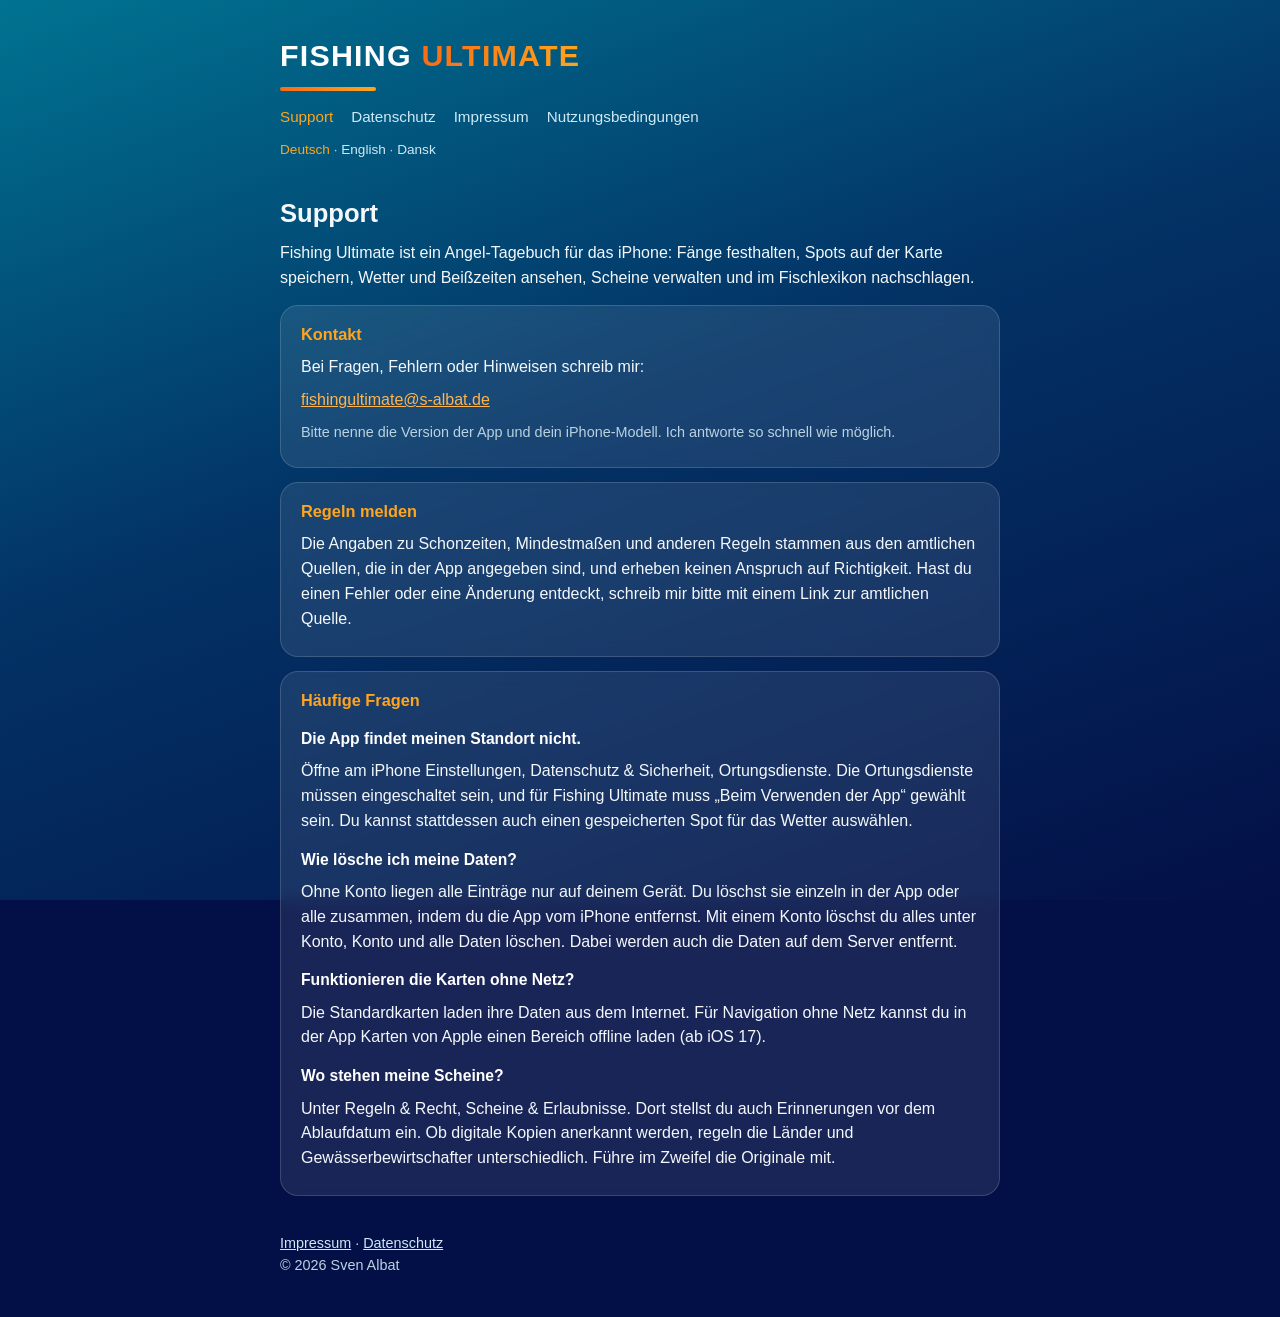
<file: index.html>
<!DOCTYPE html>
<html lang="de">
<head>
<meta charset="utf-8">
<meta name="viewport" content="width=device-width, initial-scale=1">
<title>Support – Fishing Ultimate</title>
<meta name="description" content="Fishing Ultimate: Angel-Tagebuch, Spot-Karte, Wetter und Beißzeiten für iPhone.">
<link rel="stylesheet" href="style.css">
</head>
<body>
<header>
  <a class="brand" href="index.html">FISHING <span>ULTIMATE</span></a>
  <div class="line"></div>
  <nav>
    <a href="index.html" aria-current="page">Support</a>
    <a href="datenschutz.html">Datenschutz</a>
    <a href="impressum.html">Impressum</a>
    <a href="nutzungsbedingungen.html">Nutzungsbedingungen</a>
  </nav>
  <div class="lang"><a href="index.html" hreflang="de" lang="de" aria-current="true">Deutsch</a> · <a href="en/index.html" hreflang="en" lang="en">English</a> · <a href="da/index.html" hreflang="da" lang="da">Dansk</a></div>
</header>
<main>

<h1>Support</h1>
<p>Fishing Ultimate ist ein Angel-Tagebuch für das iPhone: Fänge festhalten, Spots auf der Karte speichern, Wetter und Beißzeiten ansehen, Scheine verwalten und im Fischlexikon nachschlagen.</p>
<section class="card">
<h2>Kontakt</h2>

<p>Bei Fragen, Fehlern oder Hinweisen schreib mir:</p>
<p><a href="mailto:fishingultimate@s-albat.de">fishingultimate@s-albat.de</a></p>
<p class="muted">Bitte nenne die Version der App und dein iPhone-Modell. Ich antworte so schnell wie möglich.</p>

</section>
<section class="card">
<h2>Regeln melden</h2>

<p>Die Angaben zu Schonzeiten, Mindestmaßen und anderen Regeln stammen aus den amtlichen Quellen, die in der App angegeben sind, und erheben keinen Anspruch auf Richtigkeit. Hast du einen Fehler oder eine Änderung entdeckt, schreib mir bitte mit einem Link zur amtlichen Quelle.</p>

</section>
<section class="card">
<h2>Häufige Fragen</h2>

<h3>Die App findet meinen Standort nicht.</h3>
<p>Öffne am iPhone Einstellungen, Datenschutz &amp; Sicherheit, Ortungsdienste. Die Ortungsdienste müssen eingeschaltet sein, und für Fishing Ultimate muss „Beim Verwenden der App“ gewählt sein. Du kannst stattdessen auch einen gespeicherten Spot für das Wetter auswählen.</p>
<h3>Wie lösche ich meine Daten?</h3>
<p>Ohne Konto liegen alle Einträge nur auf deinem Gerät. Du löschst sie einzeln in der App oder alle zusammen, indem du die App vom iPhone entfernst. Mit einem Konto löschst du alles unter Konto, Konto und alle Daten löschen. Dabei werden auch die Daten auf dem Server entfernt.</p>
<h3>Funktionieren die Karten ohne Netz?</h3>
<p>Die Standardkarten laden ihre Daten aus dem Internet. Für Navigation ohne Netz kannst du in der App Karten von Apple einen Bereich offline laden (ab iOS 17).</p>
<h3>Wo stehen meine Scheine?</h3>
<p>Unter Regeln &amp; Recht, Scheine &amp; Erlaubnisse. Dort stellst du auch Erinnerungen vor dem Ablaufdatum ein. Ob digitale Kopien anerkannt werden, regeln die Länder und Gewässerbewirtschafter unterschiedlich. Führe im Zweifel die Originale mit.</p>

</section>

</main>
<footer>
  <a href="impressum.html">Impressum</a> · <a href="datenschutz.html">Datenschutz</a><br>
  © 2026 Sven Albat
</footer>
</body>
</html>
</file>
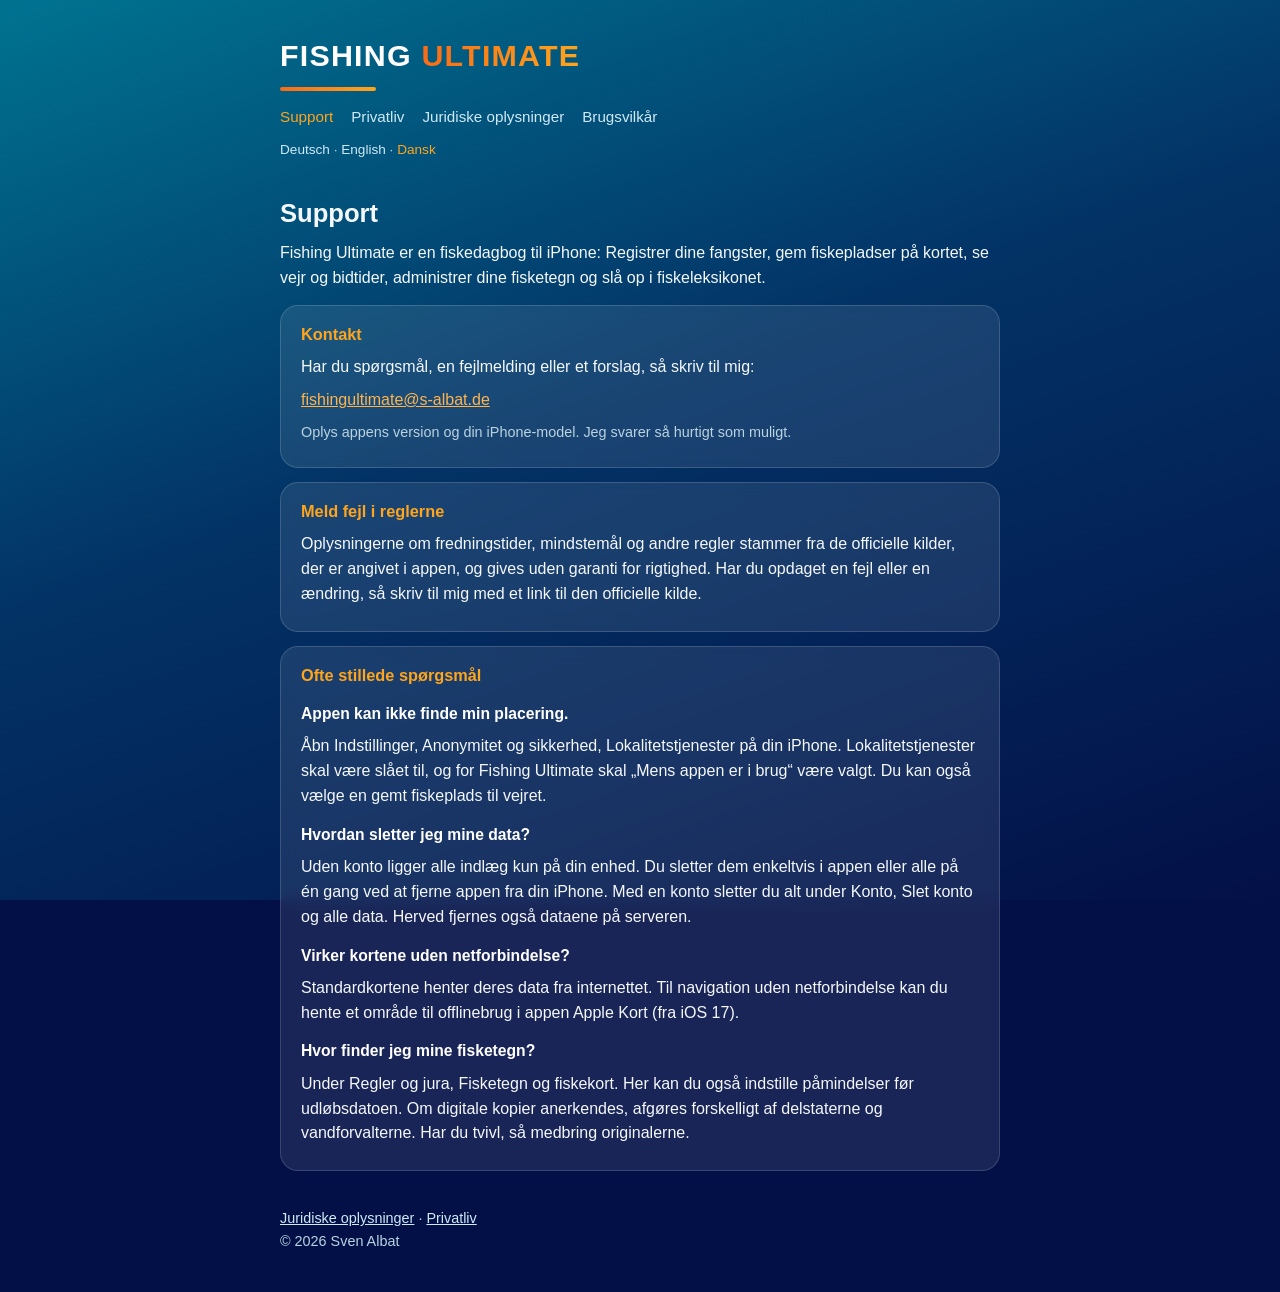
<file: da/index.html>
<!DOCTYPE html>
<html lang="da">
<head>
<meta charset="utf-8">
<meta name="viewport" content="width=device-width, initial-scale=1">
<title>Support – Fishing Ultimate</title>
<meta name="description" content="Fishing Ultimate: fiskedagbog, fiskepladskort, vejr og bidtider til iPhone.">
<link rel="stylesheet" href="../style.css">
</head>
<body>
<header>
  <a class="brand" href="index.html">FISHING <span>ULTIMATE</span></a>
  <div class="line"></div>
  <nav>
    <a href="index.html" aria-current="page">Support</a>
    <a href="privatliv.html">Privatliv</a>
    <a href="juridiske-oplysninger.html">Juridiske oplysninger</a>
    <a href="brugsvilkaar.html">Brugsvilkår</a>
  </nav>
  <div class="lang"><a href="../index.html" hreflang="de" lang="de">Deutsch</a> · <a href="../en/index.html" hreflang="en" lang="en">English</a> · <a href="index.html" hreflang="da" lang="da" aria-current="true">Dansk</a></div>
</header>
<main>

<h1>Support</h1>
<p>Fishing Ultimate er en fiskedagbog til iPhone: Registrer dine fangster, gem fiskepladser på kortet, se vejr og bidtider, administrer dine fisketegn og slå op i fiskeleksikonet.</p>
<section class="card">
<h2>Kontakt</h2>

<p>Har du spørgsmål, en fejlmelding eller et forslag, så skriv til mig:</p>
<p><a href="mailto:fishingultimate@s-albat.de">fishingultimate@s-albat.de</a></p>
<p class="muted">Oplys appens version og din iPhone-model. Jeg svarer så hurtigt som muligt.</p>

</section>
<section class="card">
<h2>Meld fejl i reglerne</h2>

<p>Oplysningerne om fredningstider, mindstemål og andre regler stammer fra de officielle kilder, der er angivet i appen, og gives uden garanti for rigtighed. Har du opdaget en fejl eller en ændring, så skriv til mig med et link til den officielle kilde.</p>

</section>
<section class="card">
<h2>Ofte stillede spørgsmål</h2>

<h3>Appen kan ikke finde min placering.</h3>
<p>Åbn Indstillinger, Anonymitet og sikkerhed, Lokalitetstjenester på din iPhone. Lokalitetstjenester skal være slået til, og for Fishing Ultimate skal „Mens appen er i brug“ være valgt. Du kan også vælge en gemt fiskeplads til vejret.</p>
<h3>Hvordan sletter jeg mine data?</h3>
<p>Uden konto ligger alle indlæg kun på din enhed. Du sletter dem enkeltvis i appen eller alle på én gang ved at fjerne appen fra din iPhone. Med en konto sletter du alt under Konto, Slet konto og alle data. Herved fjernes også dataene på serveren.</p>
<h3>Virker kortene uden netforbindelse?</h3>
<p>Standardkortene henter deres data fra internettet. Til navigation uden netforbindelse kan du hente et område til offlinebrug i appen Apple Kort (fra iOS 17).</p>
<h3>Hvor finder jeg mine fisketegn?</h3>
<p>Under Regler og jura, Fisketegn og fiskekort. Her kan du også indstille påmindelser før udløbsdatoen. Om digitale kopier anerkendes, afgøres forskelligt af delstaterne og vandforvalterne. Har du tvivl, så medbring originalerne.</p>

</section>

</main>
<footer>
  <a href="juridiske-oplysninger.html">Juridiske oplysninger</a> · <a href="privatliv.html">Privatliv</a><br>
  © 2026 Sven Albat
</footer>
</body>
</html>
</file>
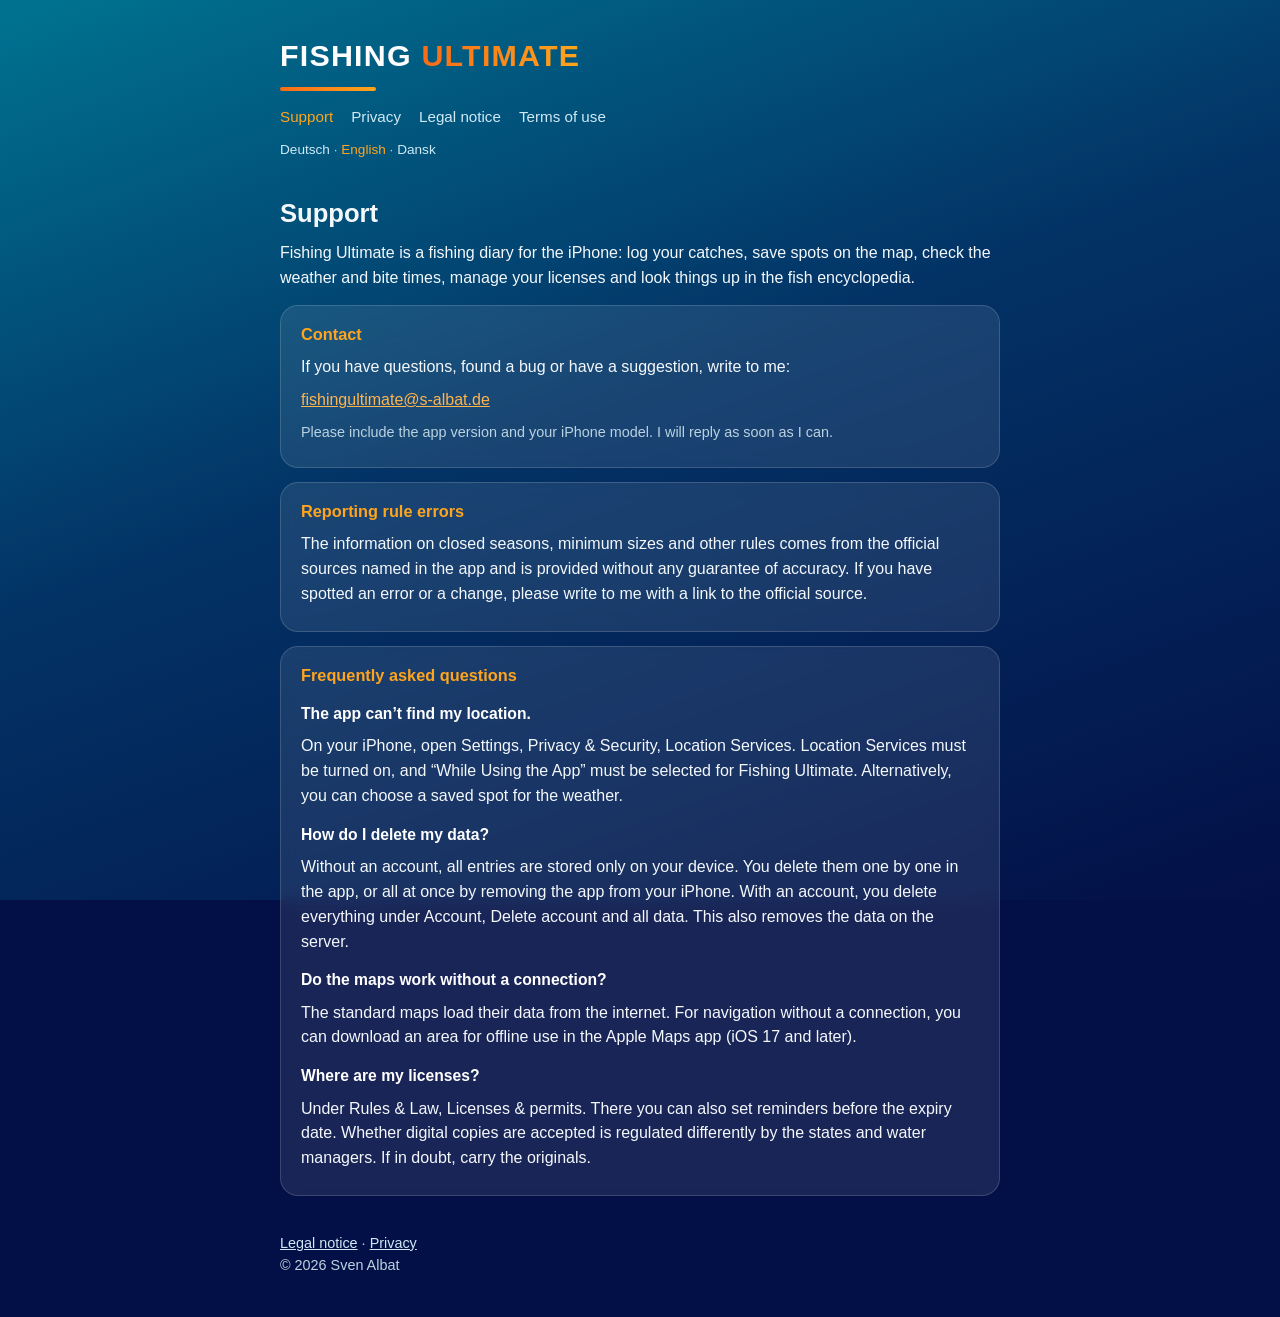
<file: en/index.html>
<!DOCTYPE html>
<html lang="en">
<head>
<meta charset="utf-8">
<meta name="viewport" content="width=device-width, initial-scale=1">
<title>Support – Fishing Ultimate</title>
<meta name="description" content="Fishing Ultimate: fishing diary, spot map, weather and bite times for iPhone.">
<link rel="stylesheet" href="../style.css">
</head>
<body>
<header>
  <a class="brand" href="index.html">FISHING <span>ULTIMATE</span></a>
  <div class="line"></div>
  <nav>
    <a href="index.html" aria-current="page">Support</a>
    <a href="privacy.html">Privacy</a>
    <a href="legal-notice.html">Legal notice</a>
    <a href="terms.html">Terms of use</a>
  </nav>
  <div class="lang"><a href="../index.html" hreflang="de" lang="de">Deutsch</a> · <a href="index.html" hreflang="en" lang="en" aria-current="true">English</a> · <a href="../da/index.html" hreflang="da" lang="da">Dansk</a></div>
</header>
<main>

<h1>Support</h1>
<p>Fishing Ultimate is a fishing diary for the iPhone: log your catches, save spots on the map, check the weather and bite times, manage your licenses and look things up in the fish encyclopedia.</p>
<section class="card">
<h2>Contact</h2>

<p>If you have questions, found a bug or have a suggestion, write to me:</p>
<p><a href="mailto:fishingultimate@s-albat.de">fishingultimate@s-albat.de</a></p>
<p class="muted">Please include the app version and your iPhone model. I will reply as soon as I can.</p>

</section>
<section class="card">
<h2>Reporting rule errors</h2>

<p>The information on closed seasons, minimum sizes and other rules comes from the official sources named in the app and is provided without any guarantee of accuracy. If you have spotted an error or a change, please write to me with a link to the official source.</p>

</section>
<section class="card">
<h2>Frequently asked questions</h2>

<h3>The app can’t find my location.</h3>
<p>On your iPhone, open Settings, Privacy &amp; Security, Location Services. Location Services must be turned on, and “While Using the App” must be selected for Fishing Ultimate. Alternatively, you can choose a saved spot for the weather.</p>
<h3>How do I delete my data?</h3>
<p>Without an account, all entries are stored only on your device. You delete them one by one in the app, or all at once by removing the app from your iPhone. With an account, you delete everything under Account, Delete account and all data. This also removes the data on the server.</p>
<h3>Do the maps work without a connection?</h3>
<p>The standard maps load their data from the internet. For navigation without a connection, you can download an area for offline use in the Apple Maps app (iOS 17 and later).</p>
<h3>Where are my licenses?</h3>
<p>Under Rules &amp; Law, Licenses &amp; permits. There you can also set reminders before the expiry date. Whether digital copies are accepted is regulated differently by the states and water managers. If in doubt, carry the originals.</p>

</section>

</main>
<footer>
  <a href="legal-notice.html">Legal notice</a> · <a href="privacy.html">Privacy</a><br>
  © 2026 Sven Albat
</footer>
</body>
</html>
</file>
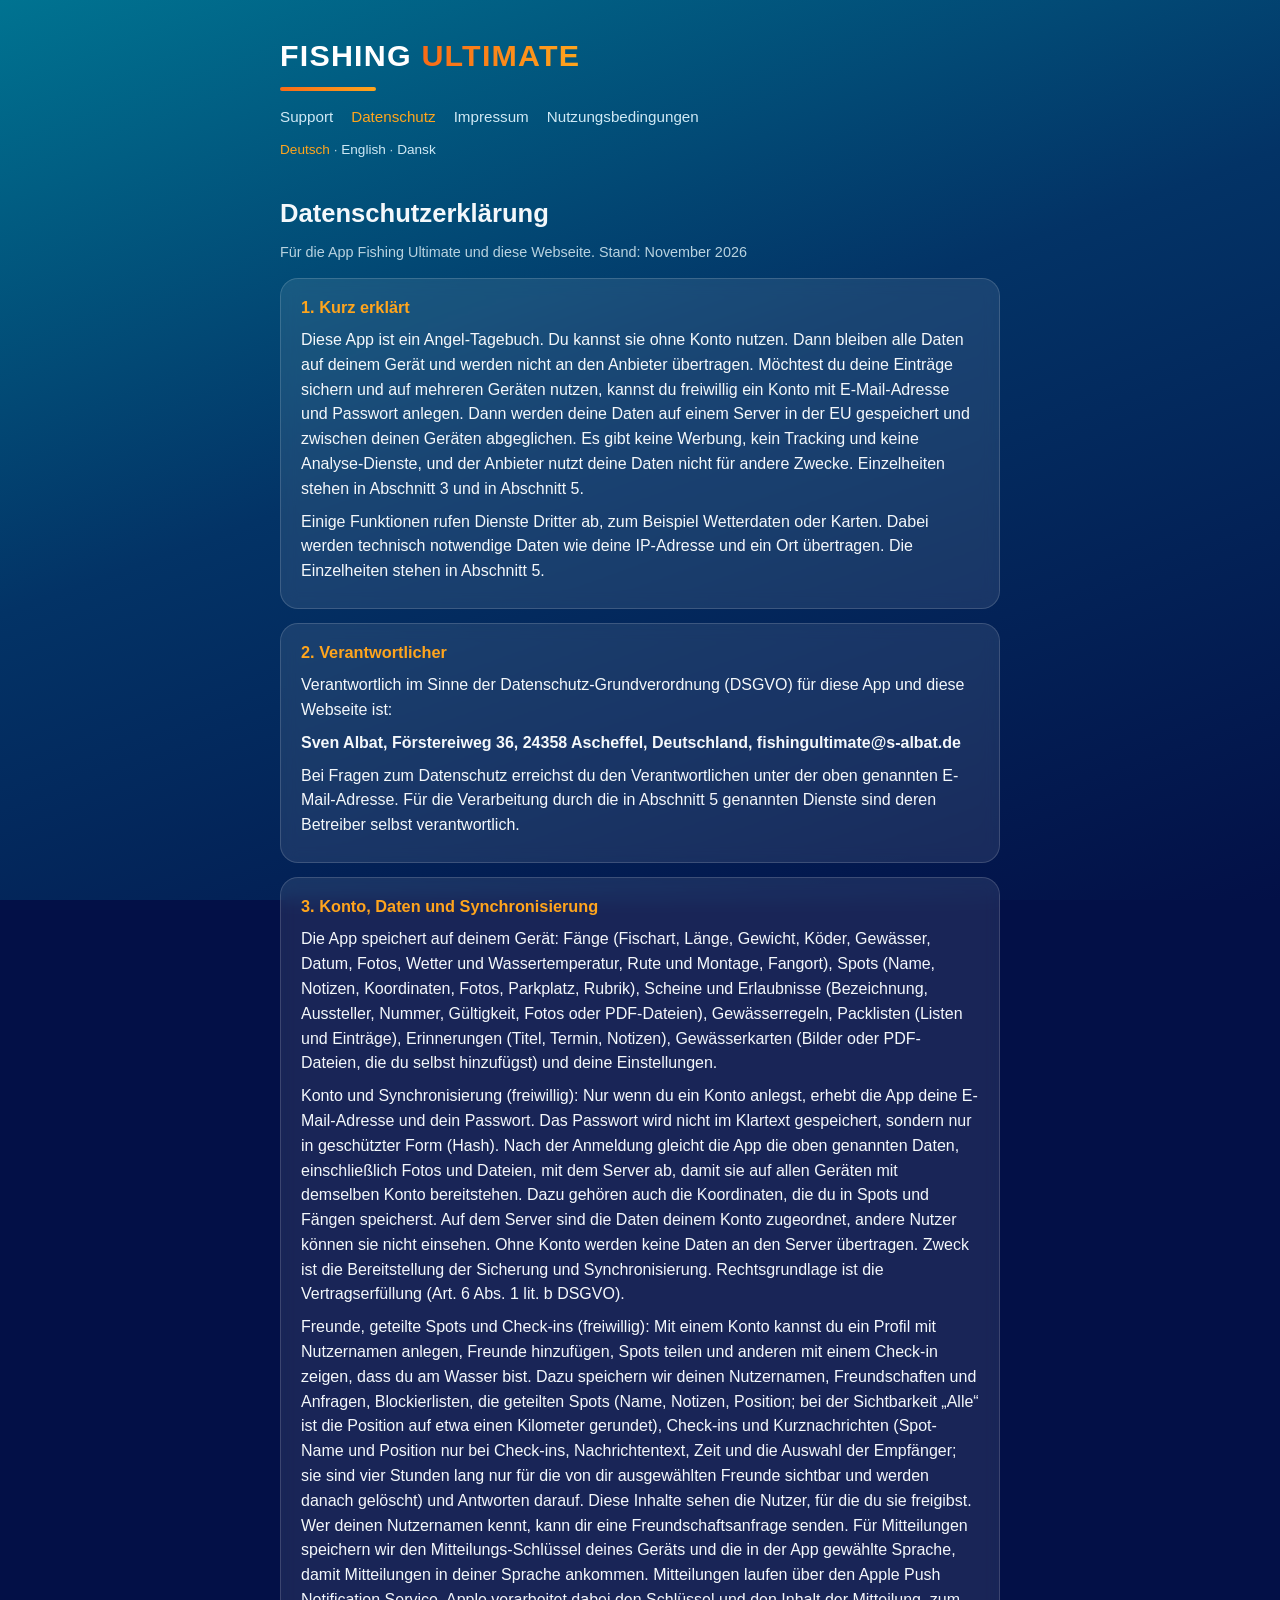
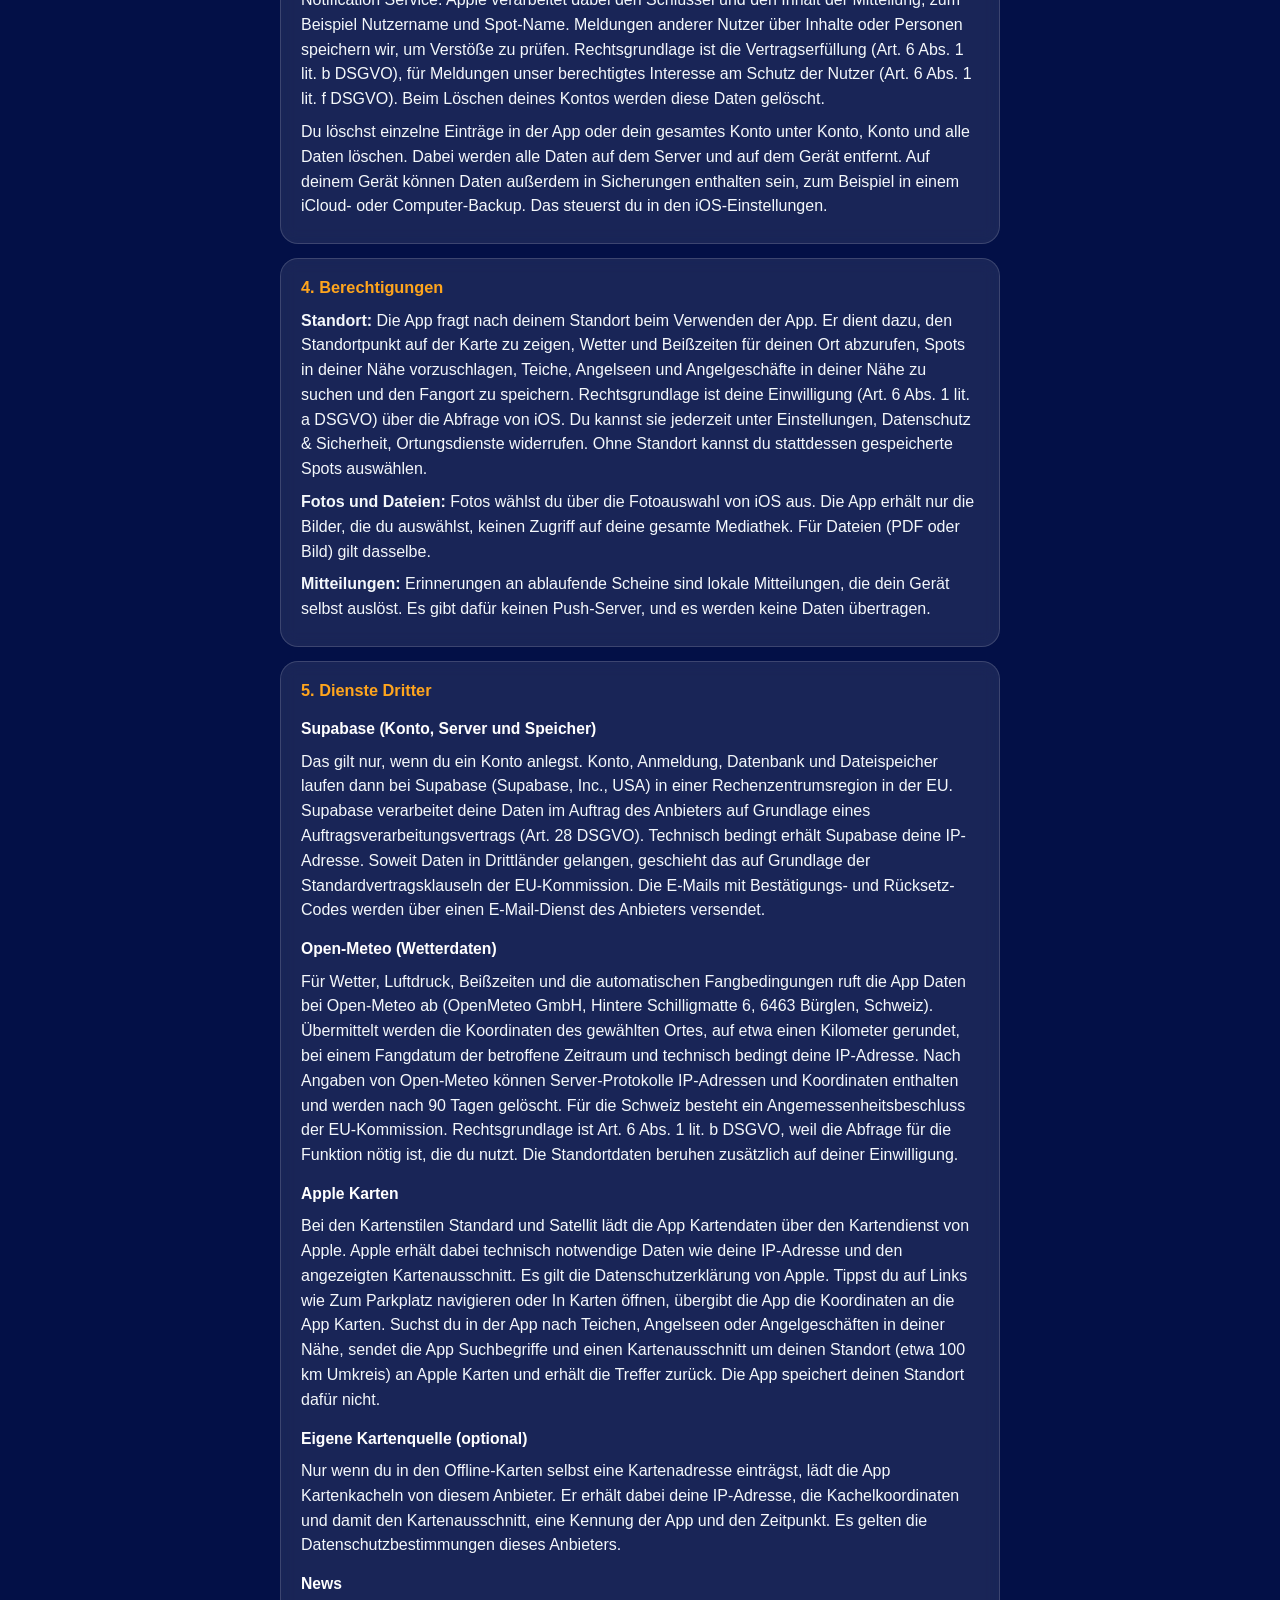
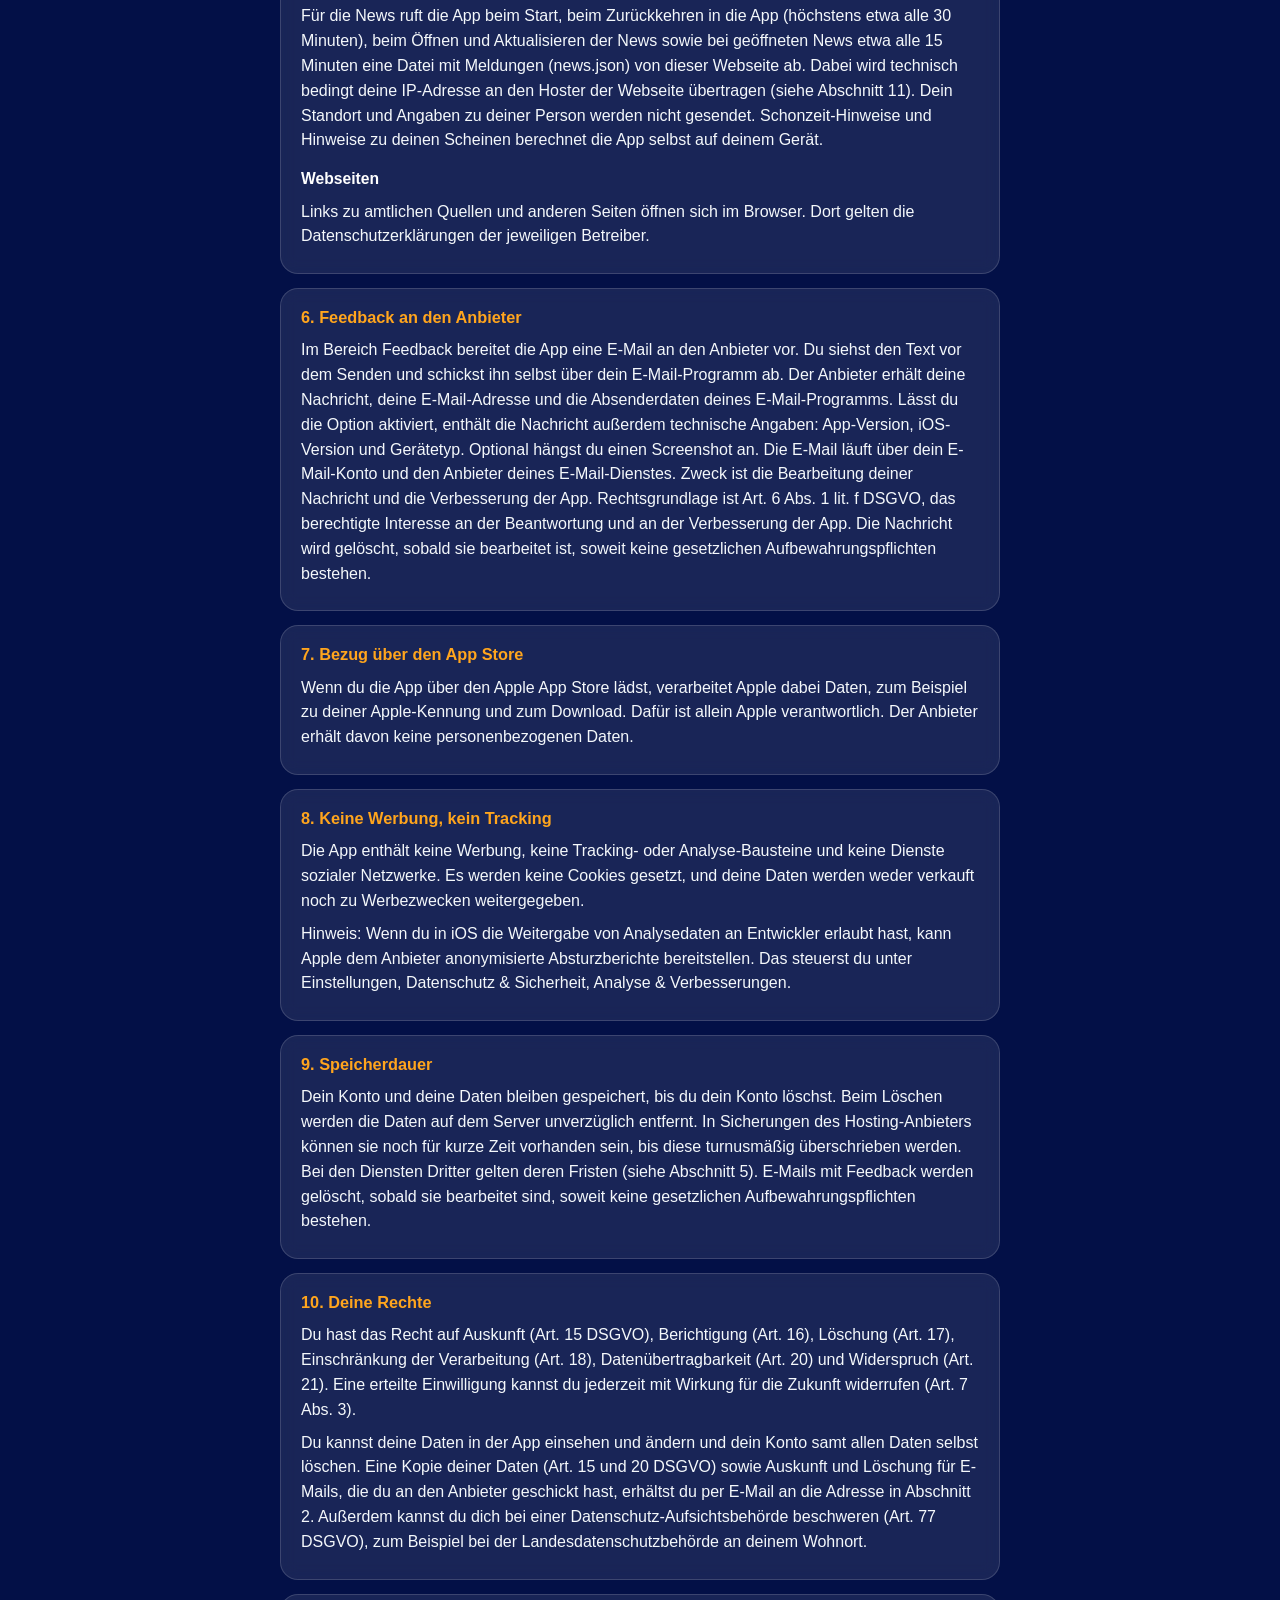
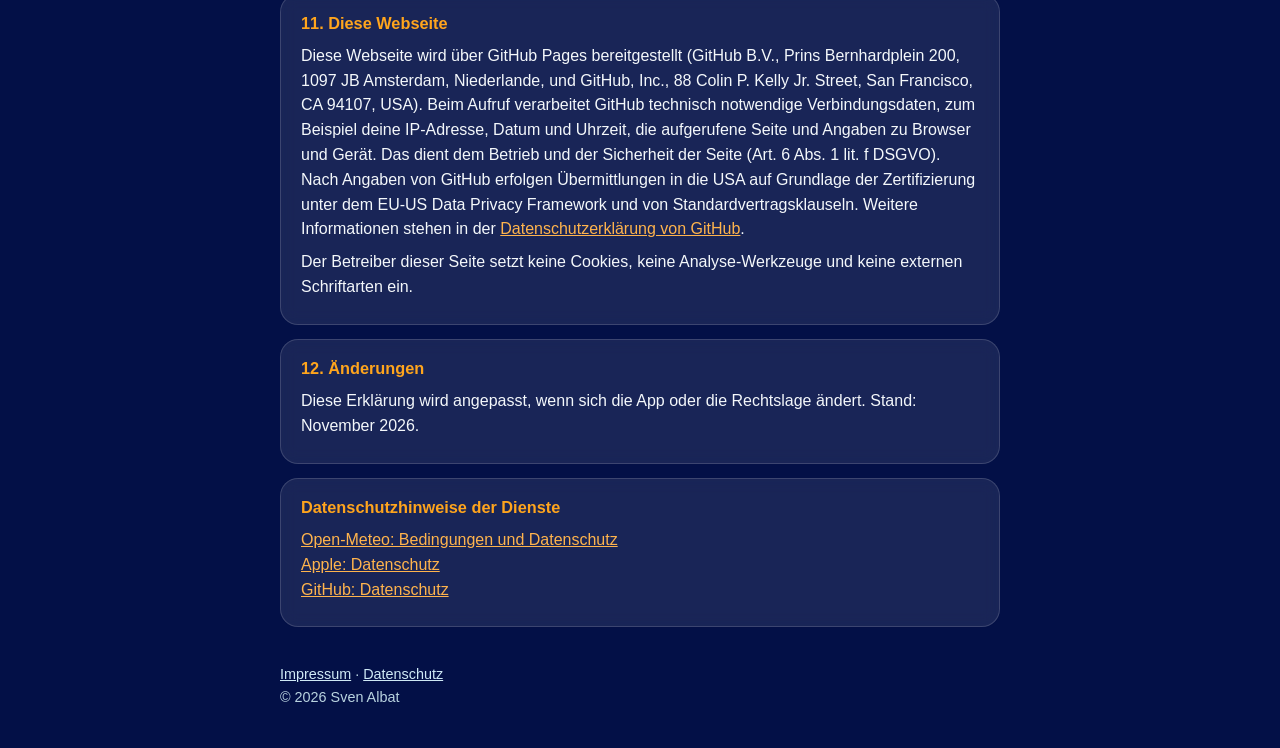
<file: datenschutz.html>
<!DOCTYPE html>
<html lang="de">
<head>
<meta charset="utf-8">
<meta name="viewport" content="width=device-width, initial-scale=1">
<title>Datenschutz – Fishing Ultimate</title>
<meta name="description" content="Fishing Ultimate: Angel-Tagebuch, Spot-Karte, Wetter und Beißzeiten für iPhone.">
<link rel="stylesheet" href="style.css">
</head>
<body>
<header>
  <a class="brand" href="index.html">FISHING <span>ULTIMATE</span></a>
  <div class="line"></div>
  <nav>
    <a href="index.html">Support</a>
    <a href="datenschutz.html" aria-current="page">Datenschutz</a>
    <a href="impressum.html">Impressum</a>
    <a href="nutzungsbedingungen.html">Nutzungsbedingungen</a>
  </nav>
  <div class="lang"><a href="datenschutz.html" hreflang="de" lang="de" aria-current="true">Deutsch</a> · <a href="en/privacy.html" hreflang="en" lang="en">English</a> · <a href="da/privatliv.html" hreflang="da" lang="da">Dansk</a></div>
</header>
<main>
<h1>Datenschutzerklärung</h1>
<p class="muted">Für die App Fishing Ultimate und diese Webseite. Stand: November 2026</p>
<section class="card">
<h2>1. Kurz erklärt</h2>

<p>Diese App ist ein Angel-Tagebuch. Du kannst sie ohne Konto nutzen. Dann bleiben alle Daten auf deinem Gerät und werden nicht an den Anbieter übertragen. Möchtest du deine Einträge sichern und auf mehreren Geräten nutzen, kannst du freiwillig ein Konto mit E-Mail-Adresse und Passwort anlegen. Dann werden deine Daten auf einem Server in der EU gespeichert und zwischen deinen Geräten abgeglichen. Es gibt keine Werbung, kein Tracking und keine Analyse-Dienste, und der Anbieter nutzt deine Daten nicht für andere Zwecke. Einzelheiten stehen in Abschnitt 3 und in Abschnitt 5.</p>
<p>Einige Funktionen rufen Dienste Dritter ab, zum Beispiel Wetterdaten oder Karten. Dabei werden technisch notwendige Daten wie deine IP-Adresse und ein Ort übertragen. Die Einzelheiten stehen in Abschnitt 5.</p>

</section>
<section class="card">
<h2>2. Verantwortlicher</h2>

<p>Verantwortlich im Sinne der Datenschutz-Grundverordnung (DSGVO) für diese App und diese Webseite ist:</p>
<p><strong>Sven Albat, Förstereiweg 36, 24358 Ascheffel, Deutschland, fishingultimate@s-albat.de</strong></p>
<p>Bei Fragen zum Datenschutz erreichst du den Verantwortlichen unter der oben genannten E-Mail-Adresse. Für die Verarbeitung durch die in Abschnitt 5 genannten Dienste sind deren Betreiber selbst verantwortlich.</p>

</section>
<section class="card">
<h2>3. Konto, Daten und Synchronisierung</h2>

<p>Die App speichert auf deinem Gerät: Fänge (Fischart, Länge, Gewicht, Köder, Gewässer, Datum, Fotos, Wetter und Wassertemperatur, Rute und Montage, Fangort), Spots (Name, Notizen, Koordinaten, Fotos, Parkplatz, Rubrik), Scheine und Erlaubnisse (Bezeichnung, Aussteller, Nummer, Gültigkeit, Fotos oder PDF-Dateien), Gewässerregeln, Packlisten (Listen und Einträge), Erinnerungen (Titel, Termin, Notizen), Gewässerkarten (Bilder oder PDF-Dateien, die du selbst hinzufügst) und deine Einstellungen.</p>
<p>Konto und Synchronisierung (freiwillig): Nur wenn du ein Konto anlegst, erhebt die App deine E-Mail-Adresse und dein Passwort. Das Passwort wird nicht im Klartext gespeichert, sondern nur in geschützter Form (Hash). Nach der Anmeldung gleicht die App die oben genannten Daten, einschließlich Fotos und Dateien, mit dem Server ab, damit sie auf allen Geräten mit demselben Konto bereitstehen. Dazu gehören auch die Koordinaten, die du in Spots und Fängen speicherst. Auf dem Server sind die Daten deinem Konto zugeordnet, andere Nutzer können sie nicht einsehen. Ohne Konto werden keine Daten an den Server übertragen. Zweck ist die Bereitstellung der Sicherung und Synchronisierung. Rechtsgrundlage ist die Vertragserfüllung (Art. 6 Abs. 1 lit. b DSGVO).</p>
<p>Freunde, geteilte Spots und Check-ins (freiwillig): Mit einem Konto kannst du ein Profil mit Nutzernamen anlegen, Freunde hinzufügen, Spots teilen und anderen mit einem Check-in zeigen, dass du am Wasser bist. Dazu speichern wir deinen Nutzernamen, Freundschaften und Anfragen, Blockierlisten, die geteilten Spots (Name, Notizen, Position; bei der Sichtbarkeit „Alle“ ist die Position auf etwa einen Kilometer gerundet), Check-ins und Kurznachrichten (Spot-Name und Position nur bei Check-ins, Nachrichtentext, Zeit und die Auswahl der Empfänger; sie sind vier Stunden lang nur für die von dir ausgewählten Freunde sichtbar und werden danach gelöscht) und Antworten darauf. Diese Inhalte sehen die Nutzer, für die du sie freigibst. Wer deinen Nutzernamen kennt, kann dir eine Freundschaftsanfrage senden. Für Mitteilungen speichern wir den Mitteilungs-Schlüssel deines Geräts und die in der App gewählte Sprache, damit Mitteilungen in deiner Sprache ankommen. Mitteilungen laufen über den Apple Push Notification Service. Apple verarbeitet dabei den Schlüssel und den Inhalt der Mitteilung, zum Beispiel Nutzername und Spot-Name. Meldungen anderer Nutzer über Inhalte oder Personen speichern wir, um Verstöße zu prüfen. Rechtsgrundlage ist die Vertragserfüllung (Art. 6 Abs. 1 lit. b DSGVO), für Meldungen unser berechtigtes Interesse am Schutz der Nutzer (Art. 6 Abs. 1 lit. f DSGVO). Beim Löschen deines Kontos werden diese Daten gelöscht.</p>
<p>Du löschst einzelne Einträge in der App oder dein gesamtes Konto unter Konto, Konto und alle Daten löschen. Dabei werden alle Daten auf dem Server und auf dem Gerät entfernt. Auf deinem Gerät können Daten außerdem in Sicherungen enthalten sein, zum Beispiel in einem iCloud- oder Computer-Backup. Das steuerst du in den iOS-Einstellungen.</p>

</section>
<section class="card">
<h2>4. Berechtigungen</h2>

<p><strong>Standort:</strong> Die App fragt nach deinem Standort beim Verwenden der App. Er dient dazu, den Standortpunkt auf der Karte zu zeigen, Wetter und Beißzeiten für deinen Ort abzurufen, Spots in deiner Nähe vorzuschlagen, Teiche, Angelseen und Angelgeschäfte in deiner Nähe zu suchen und den Fangort zu speichern. Rechtsgrundlage ist deine Einwilligung (Art. 6 Abs. 1 lit. a DSGVO) über die Abfrage von iOS. Du kannst sie jederzeit unter Einstellungen, Datenschutz &amp; Sicherheit, Ortungsdienste widerrufen. Ohne Standort kannst du stattdessen gespeicherte Spots auswählen.</p>
<p><strong>Fotos und Dateien:</strong> Fotos wählst du über die Fotoauswahl von iOS aus. Die App erhält nur die Bilder, die du auswählst, keinen Zugriff auf deine gesamte Mediathek. Für Dateien (PDF oder Bild) gilt dasselbe.</p>
<p><strong>Mitteilungen:</strong> Erinnerungen an ablaufende Scheine sind lokale Mitteilungen, die dein Gerät selbst auslöst. Es gibt dafür keinen Push-Server, und es werden keine Daten übertragen.</p>

</section>
<section class="card">
<h2>5. Dienste Dritter</h2>

<h3>Supabase (Konto, Server und Speicher)</h3>
<p>Das gilt nur, wenn du ein Konto anlegst. Konto, Anmeldung, Datenbank und Dateispeicher laufen dann bei Supabase (Supabase, Inc., USA) in einer Rechenzentrumsregion in der EU. Supabase verarbeitet deine Daten im Auftrag des Anbieters auf Grundlage eines Auftragsverarbeitungsvertrags (Art. 28 DSGVO). Technisch bedingt erhält Supabase deine IP-Adresse. Soweit Daten in Drittländer gelangen, geschieht das auf Grundlage der Standardvertragsklauseln der EU-Kommission. Die E-Mails mit Bestätigungs- und Rücksetz-Codes werden über einen E-Mail-Dienst des Anbieters versendet.</p>
<h3>Open-Meteo (Wetterdaten)</h3>
<p>Für Wetter, Luftdruck, Beißzeiten und die automatischen Fangbedingungen ruft die App Daten bei Open-Meteo ab (OpenMeteo GmbH, Hintere Schilligmatte 6, 6463 Bürglen, Schweiz). Übermittelt werden die Koordinaten des gewählten Ortes, auf etwa einen Kilometer gerundet, bei einem Fangdatum der betroffene Zeitraum und technisch bedingt deine IP-Adresse. Nach Angaben von Open-Meteo können Server-Protokolle IP-Adressen und Koordinaten enthalten und werden nach 90 Tagen gelöscht. Für die Schweiz besteht ein Angemessenheitsbeschluss der EU-Kommission. Rechtsgrundlage ist Art. 6 Abs. 1 lit. b DSGVO, weil die Abfrage für die Funktion nötig ist, die du nutzt. Die Standortdaten beruhen zusätzlich auf deiner Einwilligung.</p>
<h3>Apple Karten</h3>
<p>Bei den Kartenstilen Standard und Satellit lädt die App Kartendaten über den Kartendienst von Apple. Apple erhält dabei technisch notwendige Daten wie deine IP-Adresse und den angezeigten Kartenausschnitt. Es gilt die Datenschutzerklärung von Apple. Tippst du auf Links wie Zum Parkplatz navigieren oder In Karten öffnen, übergibt die App die Koordinaten an die App Karten. Suchst du in der App nach Teichen, Angelseen oder Angelgeschäften in deiner Nähe, sendet die App Suchbegriffe und einen Kartenausschnitt um deinen Standort (etwa 100 km Umkreis) an Apple Karten und erhält die Treffer zurück. Die App speichert deinen Standort dafür nicht.</p>
<h3>Eigene Kartenquelle (optional)</h3>
<p>Nur wenn du in den Offline-Karten selbst eine Kartenadresse einträgst, lädt die App Kartenkacheln von diesem Anbieter. Er erhält dabei deine IP-Adresse, die Kachelkoordinaten und damit den Kartenausschnitt, eine Kennung der App und den Zeitpunkt. Es gelten die Datenschutzbestimmungen dieses Anbieters.</p>
<h3>News</h3>
<p>Für die News ruft die App beim Start, beim Zurückkehren in die App (höchstens etwa alle 30 Minuten), beim Öffnen und Aktualisieren der News sowie bei geöffneten News etwa alle 15 Minuten eine Datei mit Meldungen (news.json) von dieser Webseite ab. Dabei wird technisch bedingt deine IP-Adresse an den Hoster der Webseite übertragen (siehe Abschnitt 11). Dein Standort und Angaben zu deiner Person werden nicht gesendet. Schonzeit-Hinweise und Hinweise zu deinen Scheinen berechnet die App selbst auf deinem Gerät.</p>
<h3>Webseiten</h3>
<p>Links zu amtlichen Quellen und anderen Seiten öffnen sich im Browser. Dort gelten die Datenschutzerklärungen der jeweiligen Betreiber.</p>

</section>
<section class="card">
<h2>6. Feedback an den Anbieter</h2>
<p>Im Bereich Feedback bereitet die App eine E-Mail an den Anbieter vor. Du siehst den Text vor dem Senden und schickst ihn selbst über dein E-Mail-Programm ab. Der Anbieter erhält deine Nachricht, deine E-Mail-Adresse und die Absenderdaten deines E-Mail-Programms. Lässt du die Option aktiviert, enthält die Nachricht außerdem technische Angaben: App-Version, iOS-Version und Gerätetyp. Optional hängst du einen Screenshot an. Die E-Mail läuft über dein E-Mail-Konto und den Anbieter deines E-Mail-Dienstes. Zweck ist die Bearbeitung deiner Nachricht und die Verbesserung der App. Rechtsgrundlage ist Art. 6 Abs. 1 lit. f DSGVO, das berechtigte Interesse an der Beantwortung und an der Verbesserung der App. Die Nachricht wird gelöscht, sobald sie bearbeitet ist, soweit keine gesetzlichen Aufbewahrungspflichten bestehen.</p>
</section>
<section class="card">
<h2>7. Bezug über den App Store</h2>

<p>Wenn du die App über den Apple App Store lädst, verarbeitet Apple dabei Daten, zum Beispiel zu deiner Apple-Kennung und zum Download. Dafür ist allein Apple verantwortlich. Der Anbieter erhält davon keine personenbezogenen Daten.</p>

</section>
<section class="card">
<h2>8. Keine Werbung, kein Tracking</h2>

<p>Die App enthält keine Werbung, keine Tracking- oder Analyse-Bausteine und keine Dienste sozialer Netzwerke. Es werden keine Cookies gesetzt, und deine Daten werden weder verkauft noch zu Werbezwecken weitergegeben.</p>
<p>Hinweis: Wenn du in iOS die Weitergabe von Analysedaten an Entwickler erlaubt hast, kann Apple dem Anbieter anonymisierte Absturzberichte bereitstellen. Das steuerst du unter Einstellungen, Datenschutz &amp; Sicherheit, Analyse &amp; Verbesserungen.</p>

</section>
<section class="card">
<h2>9. Speicherdauer</h2>

<p>Dein Konto und deine Daten bleiben gespeichert, bis du dein Konto löschst. Beim Löschen werden die Daten auf dem Server unverzüglich entfernt. In Sicherungen des Hosting-Anbieters können sie noch für kurze Zeit vorhanden sein, bis diese turnusmäßig überschrieben werden. Bei den Diensten Dritter gelten deren Fristen (siehe Abschnitt 5). E-Mails mit Feedback werden gelöscht, sobald sie bearbeitet sind, soweit keine gesetzlichen Aufbewahrungspflichten bestehen.</p>

</section>
<section class="card">
<h2>10. Deine Rechte</h2>

<p>Du hast das Recht auf Auskunft (Art. 15 DSGVO), Berichtigung (Art. 16), Löschung (Art. 17), Einschränkung der Verarbeitung (Art. 18), Datenübertragbarkeit (Art. 20) und Widerspruch (Art. 21). Eine erteilte Einwilligung kannst du jederzeit mit Wirkung für die Zukunft widerrufen (Art. 7 Abs. 3).</p>
<p>Du kannst deine Daten in der App einsehen und ändern und dein Konto samt allen Daten selbst löschen. Eine Kopie deiner Daten (Art. 15 und 20 DSGVO) sowie Auskunft und Löschung für E-Mails, die du an den Anbieter geschickt hast, erhältst du per E-Mail an die Adresse in Abschnitt 2. Außerdem kannst du dich bei einer Datenschutz-Aufsichtsbehörde beschweren (Art. 77 DSGVO), zum Beispiel bei der Landesdatenschutzbehörde an deinem Wohnort.</p>

</section>
<section class="card">
<h2>11. Diese Webseite</h2>

<p>Diese Webseite wird über GitHub Pages bereitgestellt (GitHub B.V., Prins Bernhardplein 200, 1097 JB Amsterdam, Niederlande, und GitHub, Inc., 88 Colin P. Kelly Jr. Street, San Francisco, CA 94107, USA). Beim Aufruf verarbeitet GitHub technisch notwendige Verbindungsdaten, zum Beispiel deine IP-Adresse, Datum und Uhrzeit, die aufgerufene Seite und Angaben zu Browser und Gerät. Das dient dem Betrieb und der Sicherheit der Seite (Art. 6 Abs. 1 lit. f DSGVO). Nach Angaben von GitHub erfolgen Übermittlungen in die USA auf Grundlage der Zertifizierung unter dem EU-US Data Privacy Framework und von Standardvertragsklauseln. Weitere Informationen stehen in der <a href="https://docs.github.com/en/site-policy/privacy-policies/github-general-privacy-statement">Datenschutzerklärung von GitHub</a>.</p>
<p>Der Betreiber dieser Seite setzt keine Cookies, keine Analyse-Werkzeuge und keine externen Schriftarten ein.</p>

</section>
<section class="card">
<h2>12. Änderungen</h2>

<p>Diese Erklärung wird angepasst, wenn sich die App oder die Rechtslage ändert. Stand: November 2026.</p>

</section>
<section class="card">
<h2>Datenschutzhinweise der Dienste</h2>

<p><a href="https://open-meteo.com/en/terms">Open-Meteo: Bedingungen und Datenschutz</a><br>
<a href="https://www.apple.com/legal/privacy/de-ww/">Apple: Datenschutz</a><br>
<a href="https://docs.github.com/en/site-policy/privacy-policies/github-general-privacy-statement">GitHub: Datenschutz</a></p>

</section>

</main>
<footer>
  <a href="impressum.html">Impressum</a> · <a href="datenschutz.html">Datenschutz</a><br>
  © 2026 Sven Albat
</footer>
</body>
</html>
</file>
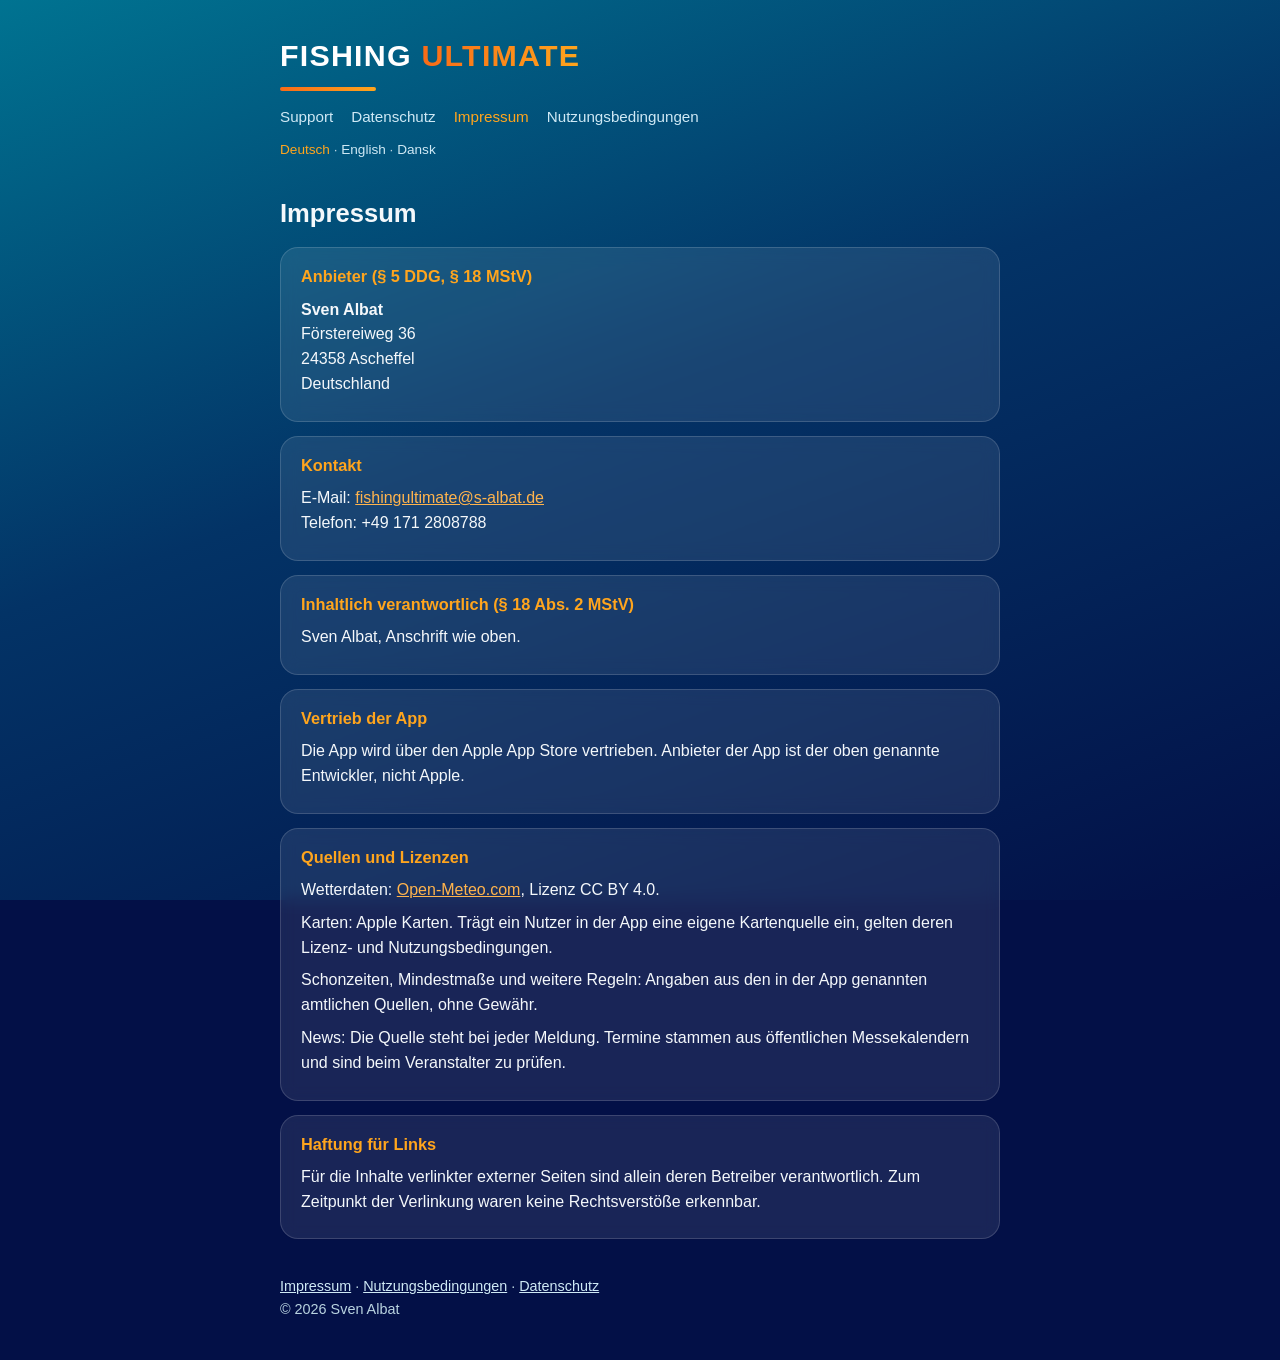
<file: Impressum_index.html>
<!DOCTYPE html>
<html lang="de">
<head>
<meta charset="utf-8">
<meta name="viewport" content="width=device-width, initial-scale=1">
<title>Impressum – Fishing Ultimate</title>
<meta name="description" content="Fishing Ultimate: Angel-Tagebuch, Spot-Karte, Wetter und Beißzeiten für iPhone.">
<link rel="stylesheet" href="style.css">
</head>
<body>
<header>
  <a class="brand" href="index.html">FISHING <span>ULTIMATE</span></a>
  <div class="line"></div>
  <nav>
    <a href="index.html">Support</a>
    <a href="datenschutz.html">Datenschutz</a>
    <a href="impressum.html" aria-current="page">Impressum</a>
    <a href="nutzungsbedingungen.html">Nutzungsbedingungen</a>
  </nav>
  <div class="lang"><a href="impressum.html" hreflang="de" lang="de" aria-current="true">Deutsch</a> · <a href="en/legal-notice.html" hreflang="en" lang="en">English</a> · <a href="da/juridiske-oplysninger.html" hreflang="da" lang="da">Dansk</a></div>
</header>
<main>
<h1>Impressum</h1>
<section class="card">
<h2>Anbieter (§ 5 DDG, § 18 MStV)</h2>

<p><strong>Sven Albat</strong><br>Förstereiweg 36<br>24358 Ascheffel<br>Deutschland</p>

</section>
<section class="card">
<h2>Kontakt</h2>

<p>E-Mail: <a href="mailto:fishingultimate@s-albat.de">fishingultimate@s-albat.de</a><br>Telefon: +49 171 2808788</p>

</section>
<section class="card">
<h2>Inhaltlich verantwortlich (§ 18 Abs. 2 MStV)</h2>

<p>Sven Albat, Anschrift wie oben.</p>

</section>
<section class="card">
<h2>Vertrieb der App</h2>

<p>Die App wird über den Apple App Store vertrieben. Anbieter der App ist der oben genannte Entwickler, nicht Apple.</p>

</section>
<section class="card">
<h2>Quellen und Lizenzen</h2>

<p>Wetterdaten: <a href="https://open-meteo.com/">Open-Meteo.com</a>, Lizenz CC BY 4.0.</p>
<p>Karten: Apple Karten. Trägt ein Nutzer in der App eine eigene Kartenquelle ein, gelten deren Lizenz- und Nutzungsbedingungen.</p>
<p>Schonzeiten, Mindestmaße und weitere Regeln: Angaben aus den in der App genannten amtlichen Quellen, ohne Gewähr.</p>
<p>News: Die Quelle steht bei jeder Meldung. Termine stammen aus öffentlichen Messekalendern und sind beim Veranstalter zu prüfen.</p>

</section>
<section class="card">
<h2>Haftung für Links</h2>

<p>Für die Inhalte verlinkter externer Seiten sind allein deren Betreiber verantwortlich. Zum Zeitpunkt der Verlinkung waren keine Rechtsverstöße erkennbar.</p>

</section>

</main>
<footer>
  <a href="impressum.html">Impressum</a> · <a href="nutzungsbedingungen.html">Nutzungsbedingungen</a> · <a href="datenschutz.html">Datenschutz</a><br>
  © 2026 Sven Albat
</footer>
</body>
</html>
</file>
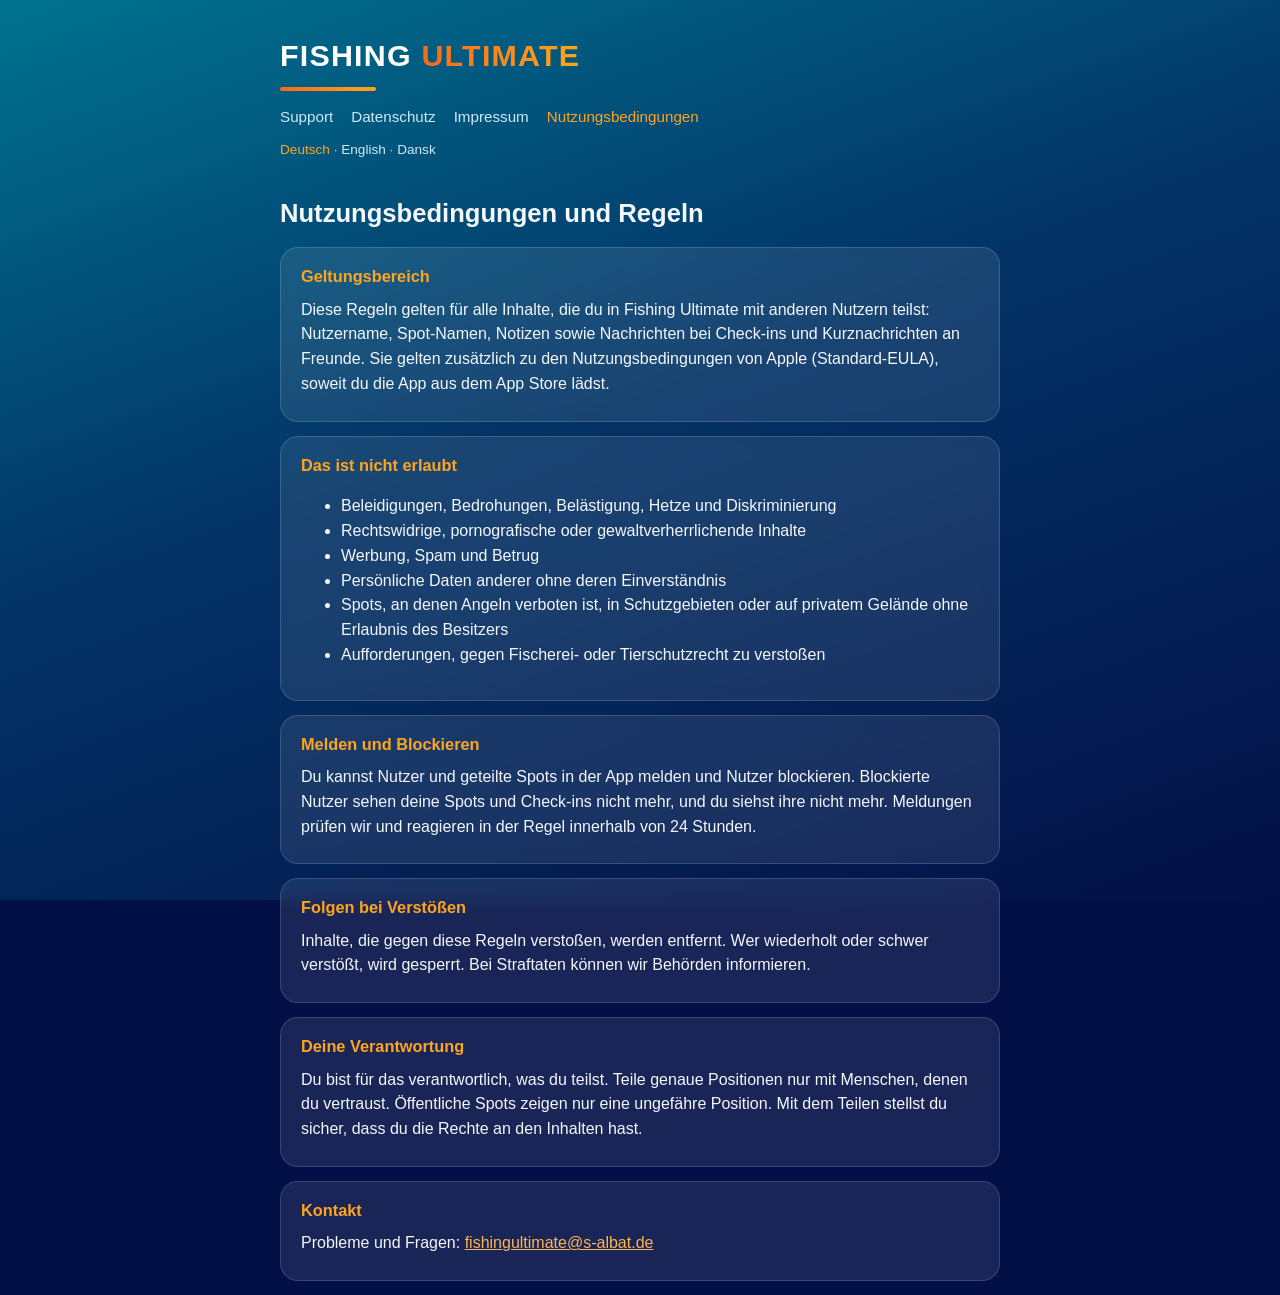
<file: Nutzungsbed_index.html>
<!DOCTYPE html>
<html lang="de">
<head>
<meta charset="utf-8">
<meta name="viewport" content="width=device-width, initial-scale=1">
<title>Nutzungsbedingungen – Fishing Ultimate</title>
<meta name="description" content="Fishing Ultimate: Angel-Tagebuch, Spot-Karte, Wetter und Beißzeiten für iPhone.">
<link rel="stylesheet" href="style.css">
</head>
<body>
<header>
  <a class="brand" href="index.html">FISHING <span>ULTIMATE</span></a>
  <div class="line"></div>
  <nav>
    <a href="index.html">Support</a>
    <a href="datenschutz.html">Datenschutz</a>
    <a href="impressum.html">Impressum</a>
    <a href="nutzungsbedingungen.html" aria-current="page">Nutzungsbedingungen</a>
  </nav>
  <div class="lang"><a href="nutzungsbedingungen.html" hreflang="de" lang="de" aria-current="true">Deutsch</a> · <a href="en/terms.html" hreflang="en" lang="en">English</a> · <a href="da/brugsvilkaar.html" hreflang="da" lang="da">Dansk</a></div>
</header>
<main>
<h1>Nutzungsbedingungen und Regeln</h1>
<section class="card">
<h2>Geltungsbereich</h2>
<p>Diese Regeln gelten für alle Inhalte, die du in Fishing Ultimate mit anderen Nutzern teilst: Nutzername, Spot-Namen, Notizen sowie Nachrichten bei Check-ins und Kurznachrichten an Freunde. Sie gelten zusätzlich zu den Nutzungsbedingungen von Apple (Standard-EULA), soweit du die App aus dem App Store lädst.</p>
</section>
<section class="card">
<h2>Das ist nicht erlaubt</h2>
<ul>
<li>Beleidigungen, Bedrohungen, Belästigung, Hetze und Diskriminierung</li>
<li>Rechtswidrige, pornografische oder gewaltverherrlichende Inhalte</li>
<li>Werbung, Spam und Betrug</li>
<li>Persönliche Daten anderer ohne deren Einverständnis</li>
<li>Spots, an denen Angeln verboten ist, in Schutzgebieten oder auf privatem Gelände ohne Erlaubnis des Besitzers</li>
<li>Aufforderungen, gegen Fischerei- oder Tierschutzrecht zu verstoßen</li>
</ul>
</section>
<section class="card">
<h2>Melden und Blockieren</h2>
<p>Du kannst Nutzer und geteilte Spots in der App melden und Nutzer blockieren. Blockierte Nutzer sehen deine Spots und Check-ins nicht mehr, und du siehst ihre nicht mehr. Meldungen prüfen wir und reagieren in der Regel innerhalb von 24 Stunden.</p>
</section>
<section class="card">
<h2>Folgen bei Verstößen</h2>
<p>Inhalte, die gegen diese Regeln verstoßen, werden entfernt. Wer wiederholt oder schwer verstößt, wird gesperrt. Bei Straftaten können wir Behörden informieren.</p>
</section>
<section class="card">
<h2>Deine Verantwortung</h2>
<p>Du bist für das verantwortlich, was du teilst. Teile genaue Positionen nur mit Menschen, denen du vertraust. Öffentliche Spots zeigen nur eine ungefähre Position. Mit dem Teilen stellst du sicher, dass du die Rechte an den Inhalten hast.</p>
</section>
<section class="card">
<h2>Kontakt</h2>
<p>Probleme und Fragen: <a href="mailto:fishingultimate@s-albat.de">fishingultimate@s-albat.de</a></p>
</section>
</main>
</body>
</html>
</file>
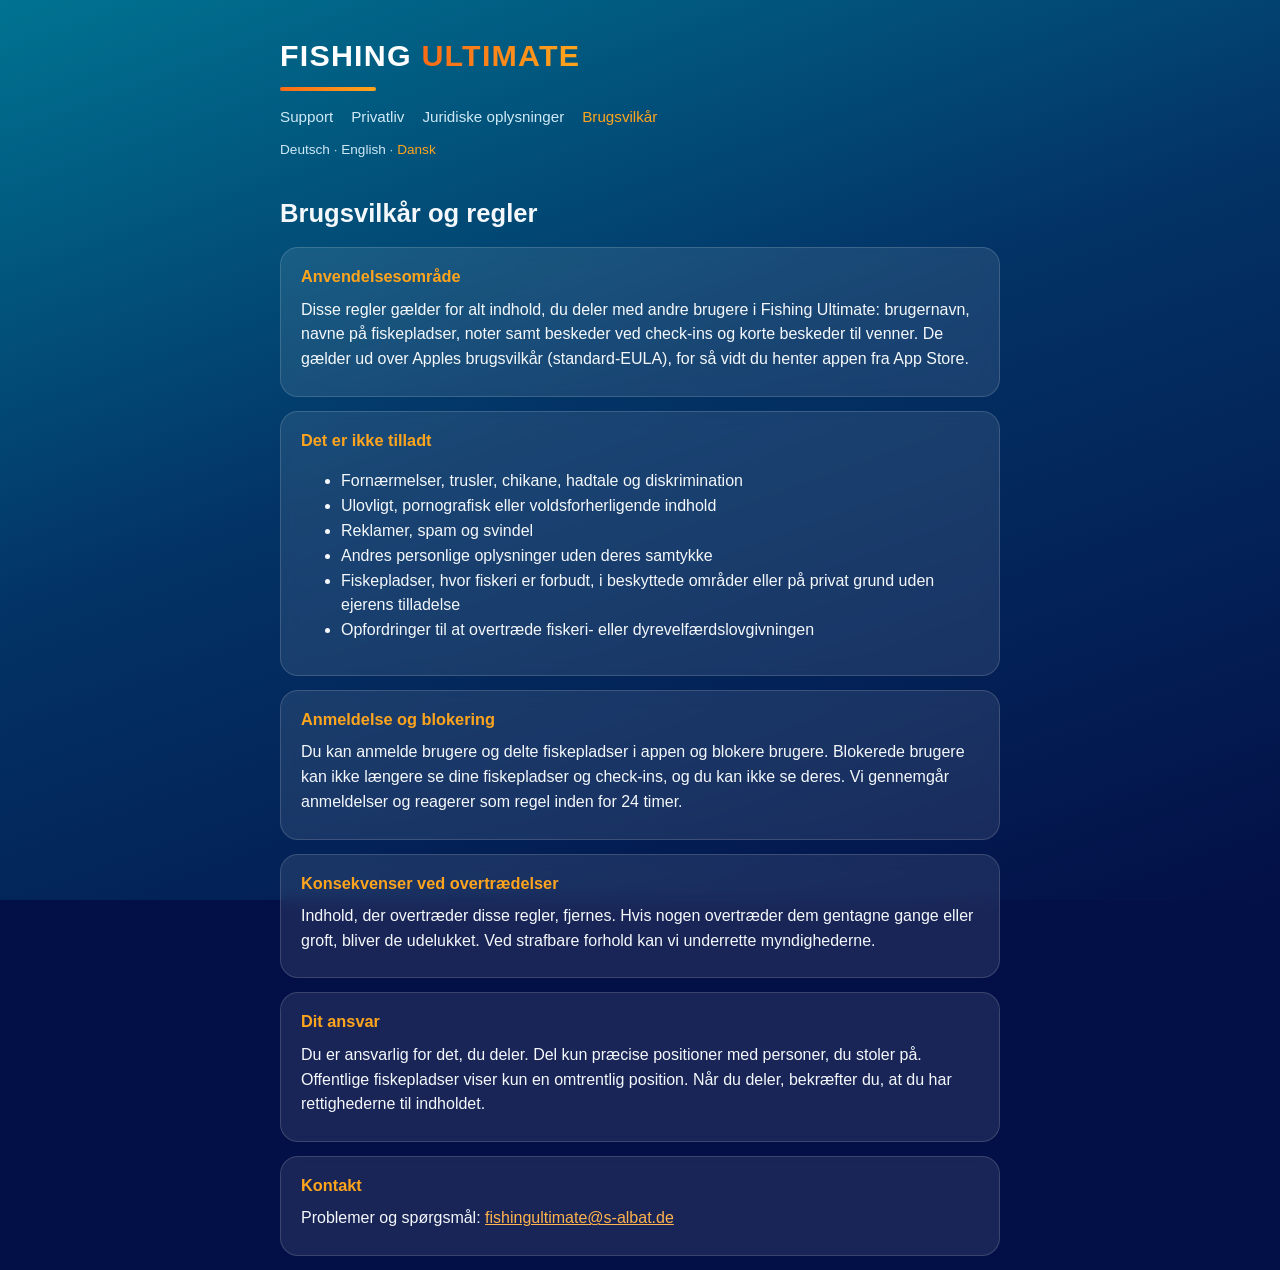
<file: da/brugsvilkaar.html>
<!DOCTYPE html>
<html lang="da">
<head>
<meta charset="utf-8">
<meta name="viewport" content="width=device-width, initial-scale=1">
<title>Brugsvilkår – Fishing Ultimate</title>
<meta name="description" content="Fishing Ultimate: fiskedagbog, fiskepladskort, vejr og bidtider til iPhone.">
<link rel="stylesheet" href="../style.css">
</head>
<body>
<header>
  <a class="brand" href="index.html">FISHING <span>ULTIMATE</span></a>
  <div class="line"></div>
  <nav>
    <a href="index.html">Support</a>
    <a href="privatliv.html">Privatliv</a>
    <a href="juridiske-oplysninger.html">Juridiske oplysninger</a>
    <a href="brugsvilkaar.html" aria-current="page">Brugsvilkår</a>
  </nav>
  <div class="lang"><a href="../nutzungsbedingungen.html" hreflang="de" lang="de">Deutsch</a> · <a href="../en/terms.html" hreflang="en" lang="en">English</a> · <a href="brugsvilkaar.html" hreflang="da" lang="da" aria-current="true">Dansk</a></div>
</header>
<main>
<h1>Brugsvilkår og regler</h1>
<section class="card">
<h2>Anvendelsesområde</h2>
<p>Disse regler gælder for alt indhold, du deler med andre brugere i Fishing Ultimate: brugernavn, navne på fiskepladser, noter samt beskeder ved check-ins og korte beskeder til venner. De gælder ud over Apples brugsvilkår (standard-EULA), for så vidt du henter appen fra App Store.</p>
</section>
<section class="card">
<h2>Det er ikke tilladt</h2>
<ul>
<li>Fornærmelser, trusler, chikane, hadtale og diskrimination</li>
<li>Ulovligt, pornografisk eller voldsforherligende indhold</li>
<li>Reklamer, spam og svindel</li>
<li>Andres personlige oplysninger uden deres samtykke</li>
<li>Fiskepladser, hvor fiskeri er forbudt, i beskyttede områder eller på privat grund uden ejerens tilladelse</li>
<li>Opfordringer til at overtræde fiskeri- eller dyrevelfærdslovgivningen</li>
</ul>
</section>
<section class="card">
<h2>Anmeldelse og blokering</h2>
<p>Du kan anmelde brugere og delte fiskepladser i appen og blokere brugere. Blokerede brugere kan ikke længere se dine fiskepladser og check-ins, og du kan ikke se deres. Vi gennemgår anmeldelser og reagerer som regel inden for 24 timer.</p>
</section>
<section class="card">
<h2>Konsekvenser ved overtrædelser</h2>
<p>Indhold, der overtræder disse regler, fjernes. Hvis nogen overtræder dem gentagne gange eller groft, bliver de udelukket. Ved strafbare forhold kan vi underrette myndighederne.</p>
</section>
<section class="card">
<h2>Dit ansvar</h2>
<p>Du er ansvarlig for det, du deler. Del kun præcise positioner med personer, du stoler på. Offentlige fiskepladser viser kun en omtrentlig position. Når du deler, bekræfter du, at du har rettighederne til indholdet.</p>
</section>
<section class="card">
<h2>Kontakt</h2>
<p>Problemer og spørgsmål: <a href="mailto:fishingultimate@s-albat.de">fishingultimate@s-albat.de</a></p>
</section>
</main>
</body>
</html>
</file>
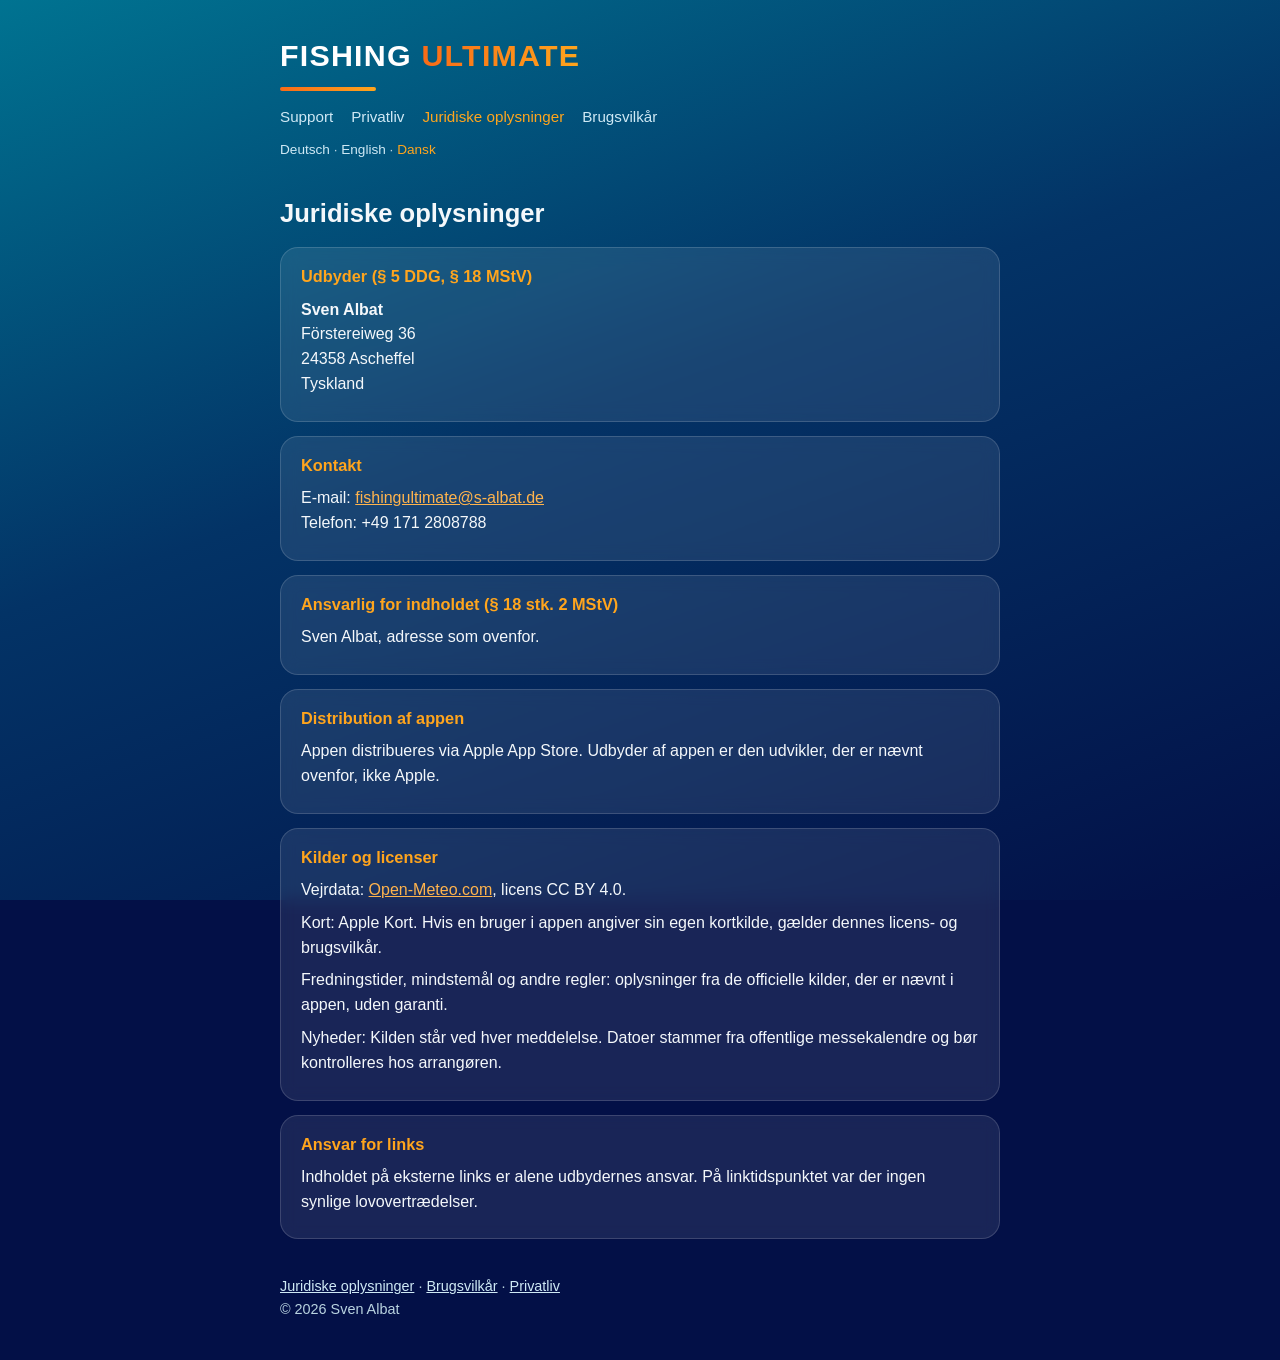
<file: da/juridiske-oplysninger.html>
<!DOCTYPE html>
<html lang="da">
<head>
<meta charset="utf-8">
<meta name="viewport" content="width=device-width, initial-scale=1">
<title>Juridiske oplysninger – Fishing Ultimate</title>
<meta name="description" content="Fishing Ultimate: fiskedagbog, fiskepladskort, vejr og bidtider til iPhone.">
<link rel="stylesheet" href="../style.css">
</head>
<body>
<header>
  <a class="brand" href="index.html">FISHING <span>ULTIMATE</span></a>
  <div class="line"></div>
  <nav>
    <a href="index.html">Support</a>
    <a href="privatliv.html">Privatliv</a>
    <a href="juridiske-oplysninger.html" aria-current="page">Juridiske oplysninger</a>
    <a href="brugsvilkaar.html">Brugsvilkår</a>
  </nav>
  <div class="lang"><a href="../impressum.html" hreflang="de" lang="de">Deutsch</a> · <a href="../en/legal-notice.html" hreflang="en" lang="en">English</a> · <a href="juridiske-oplysninger.html" hreflang="da" lang="da" aria-current="true">Dansk</a></div>
</header>
<main>
<h1>Juridiske oplysninger</h1>
<section class="card">
<h2>Udbyder (§ 5 DDG, § 18 MStV)</h2>

<p><strong>Sven Albat</strong><br>Förstereiweg 36<br>24358 Ascheffel<br>Tyskland</p>

</section>
<section class="card">
<h2>Kontakt</h2>

<p>E-mail: <a href="mailto:fishingultimate@s-albat.de">fishingultimate@s-albat.de</a><br>Telefon: +49 171 2808788</p>

</section>
<section class="card">
<h2>Ansvarlig for indholdet (§ 18 stk. 2 MStV)</h2>

<p>Sven Albat, adresse som ovenfor.</p>

</section>
<section class="card">
<h2>Distribution af appen</h2>

<p>Appen distribueres via Apple App Store. Udbyder af appen er den udvikler, der er nævnt ovenfor, ikke Apple.</p>

</section>
<section class="card">
<h2>Kilder og licenser</h2>

<p>Vejrdata: <a href="https://open-meteo.com/">Open-Meteo.com</a>, licens CC BY 4.0.</p>
<p>Kort: Apple Kort. Hvis en bruger i appen angiver sin egen kortkilde, gælder dennes licens- og brugsvilkår.</p>
<p>Fredningstider, mindstemål og andre regler: oplysninger fra de officielle kilder, der er nævnt i appen, uden garanti.</p>
<p>Nyheder: Kilden står ved hver meddelelse. Datoer stammer fra offentlige messekalendre og bør kontrolleres hos arrangøren.</p>

</section>
<section class="card">
<h2>Ansvar for links</h2>

<p>Indholdet på eksterne links er alene udbydernes ansvar. På linktidspunktet var der ingen synlige lovovertrædelser.</p>

</section>

</main>
<footer>
  <a href="juridiske-oplysninger.html">Juridiske oplysninger</a> · <a href="brugsvilkaar.html">Brugsvilkår</a> · <a href="privatliv.html">Privatliv</a><br>
  © 2026 Sven Albat
</footer>
</body>
</html>
</file>
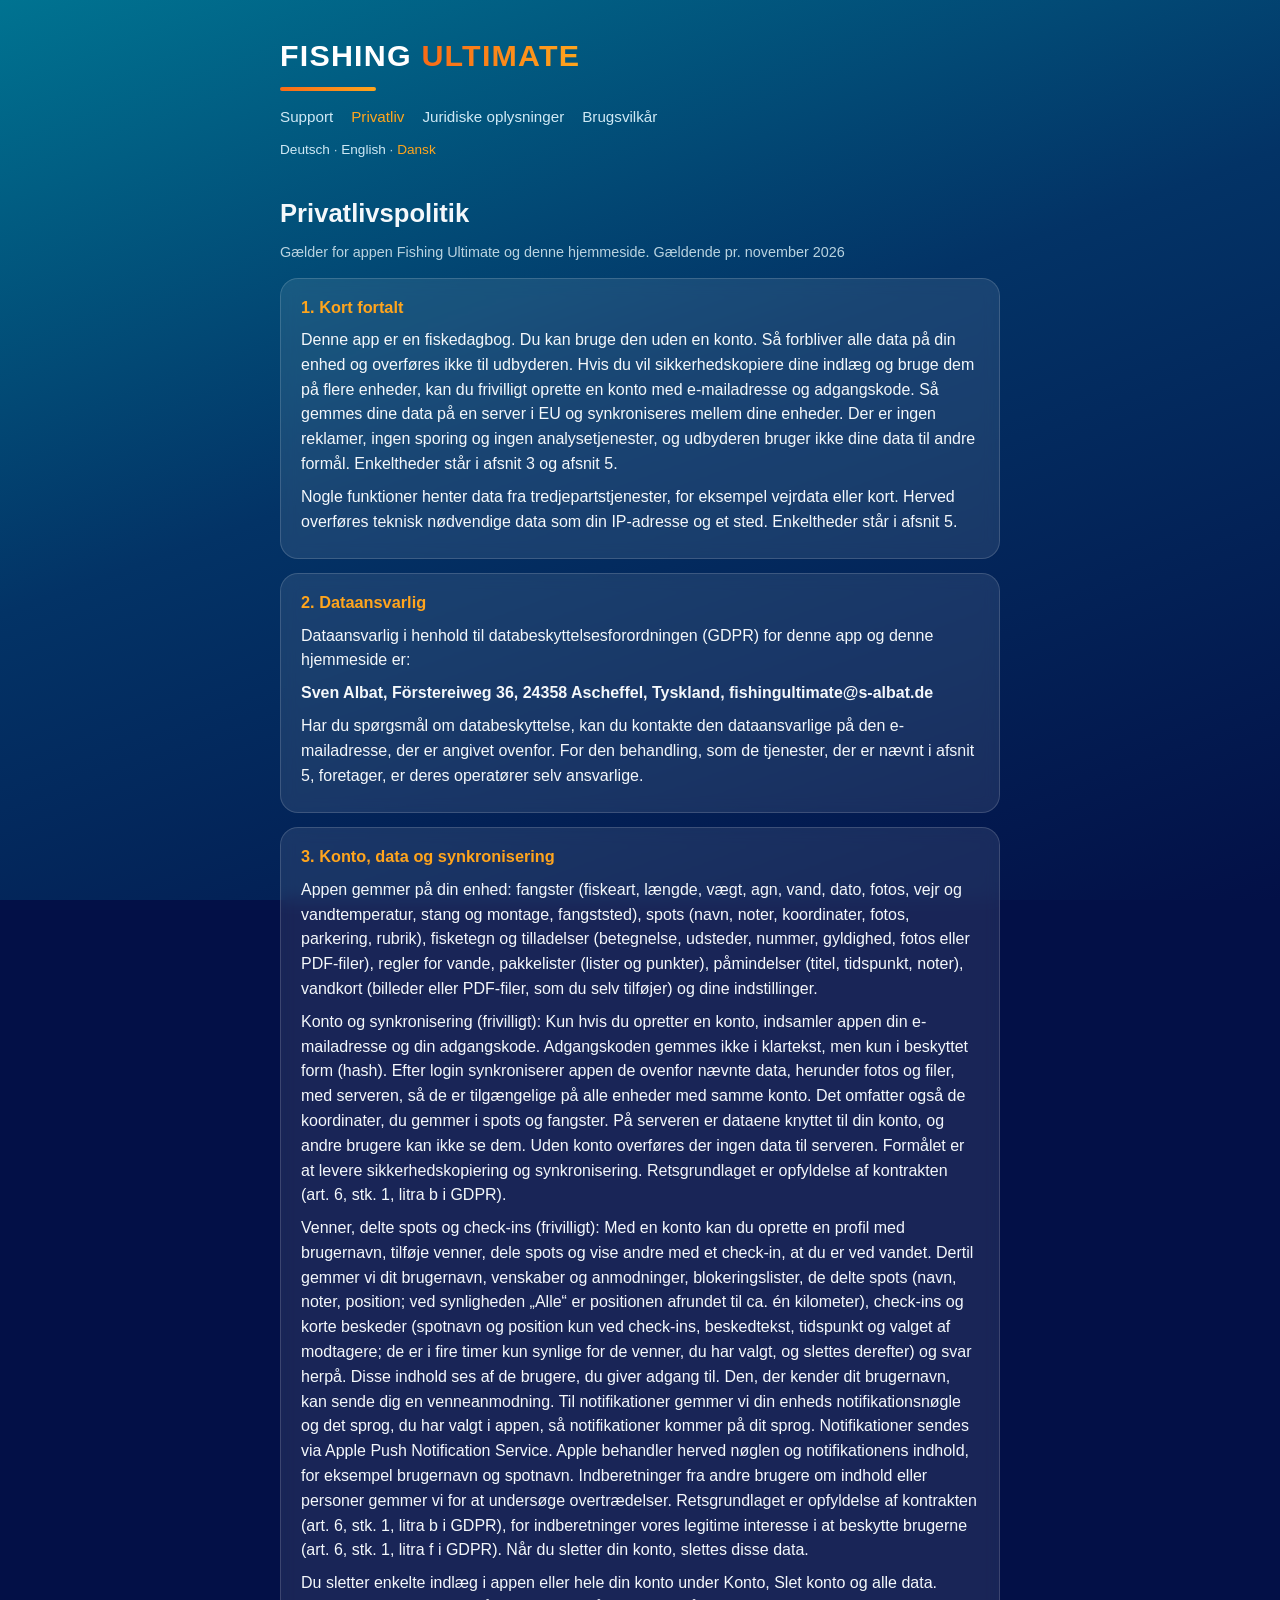
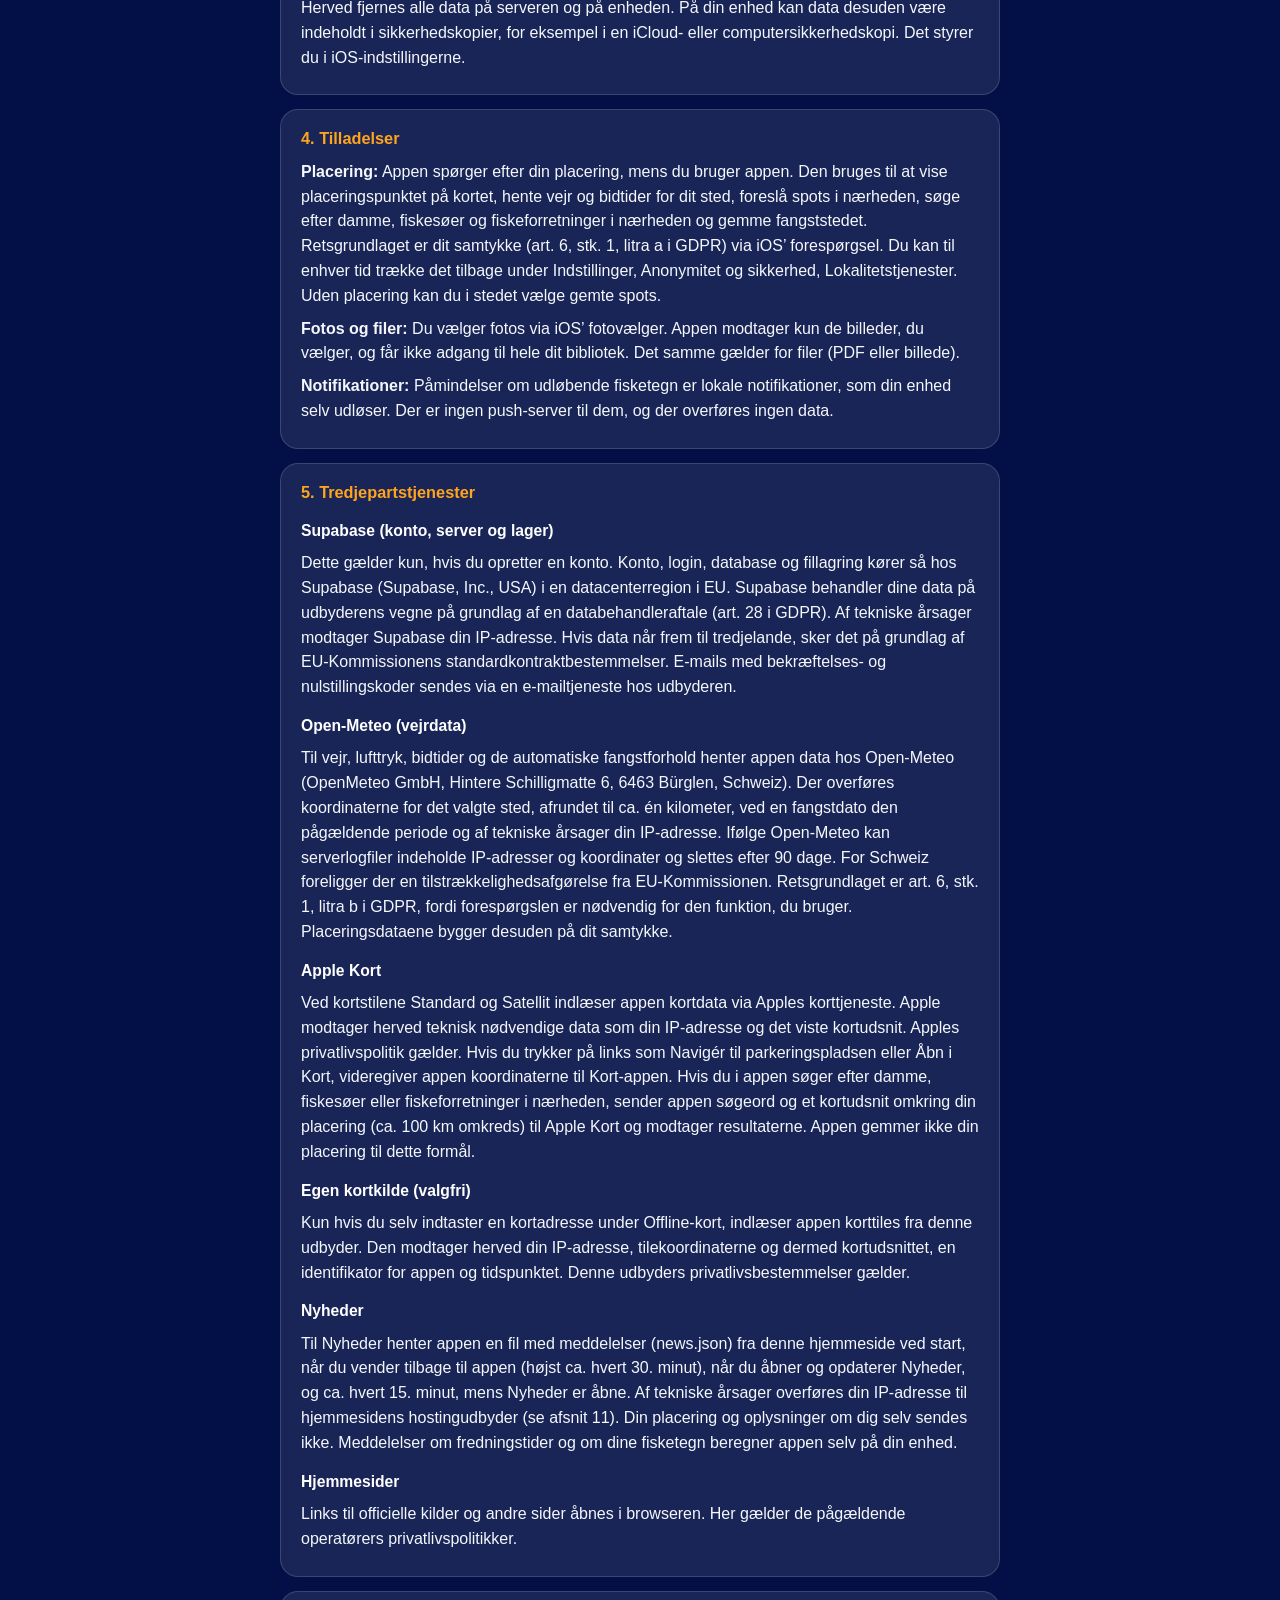
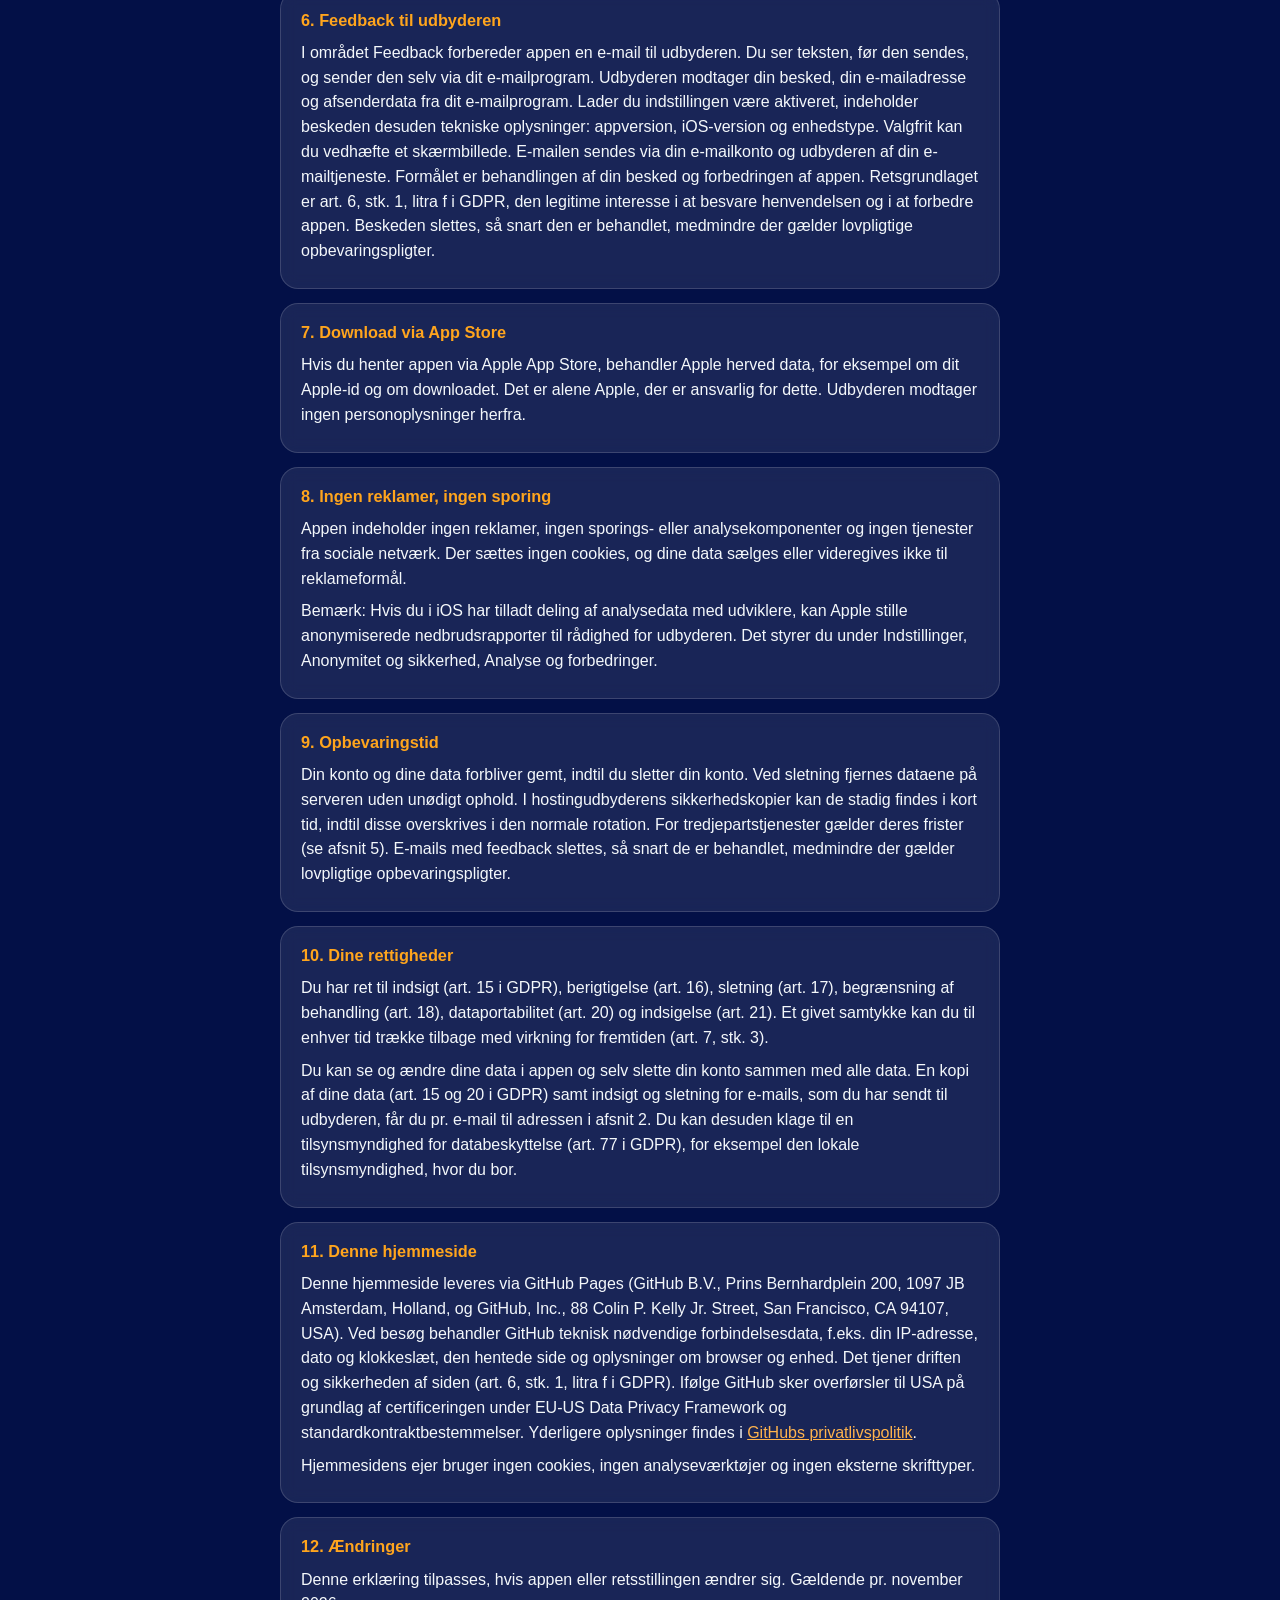
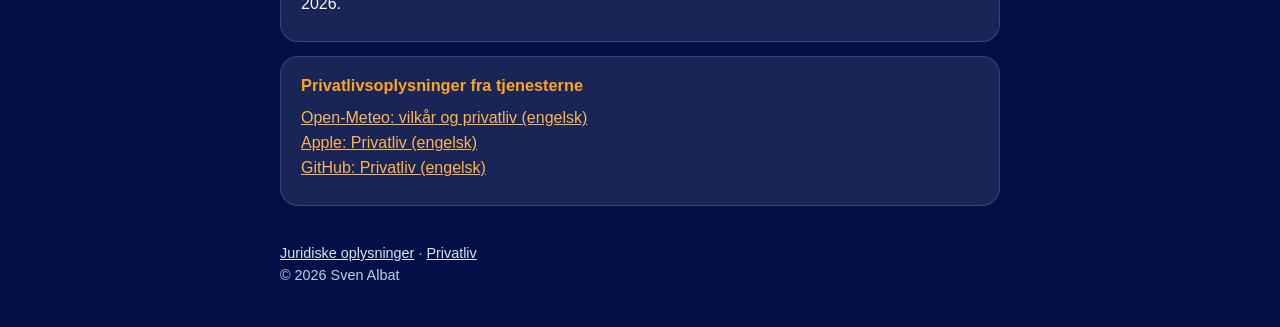
<file: da/privatliv.html>
<!DOCTYPE html>
<html lang="da">
<head>
<meta charset="utf-8">
<meta name="viewport" content="width=device-width, initial-scale=1">
<title>Privatliv – Fishing Ultimate</title>
<meta name="description" content="Fishing Ultimate: fiskedagbog, fiskepladskort, vejr og bidtider til iPhone.">
<link rel="stylesheet" href="../style.css">
</head>
<body>
<header>
  <a class="brand" href="index.html">FISHING <span>ULTIMATE</span></a>
  <div class="line"></div>
  <nav>
    <a href="index.html">Support</a>
    <a href="privatliv.html" aria-current="page">Privatliv</a>
    <a href="juridiske-oplysninger.html">Juridiske oplysninger</a>
    <a href="brugsvilkaar.html">Brugsvilkår</a>
  </nav>
  <div class="lang"><a href="../datenschutz.html" hreflang="de" lang="de">Deutsch</a> · <a href="../en/privacy.html" hreflang="en" lang="en">English</a> · <a href="privatliv.html" hreflang="da" lang="da" aria-current="true">Dansk</a></div>
</header>
<main>
<h1>Privatlivspolitik</h1>
<p class="muted">Gælder for appen Fishing Ultimate og denne hjemmeside. Gældende pr. november 2026</p>
<section class="card">
<h2>1. Kort fortalt</h2>

<p>Denne app er en fiskedagbog. Du kan bruge den uden en konto. Så forbliver alle data på din enhed og overføres ikke til udbyderen. Hvis du vil sikkerhedskopiere dine indlæg og bruge dem på flere enheder, kan du frivilligt oprette en konto med e-mailadresse og adgangskode. Så gemmes dine data på en server i EU og synkroniseres mellem dine enheder. Der er ingen reklamer, ingen sporing og ingen analysetjenester, og udbyderen bruger ikke dine data til andre formål. Enkeltheder står i afsnit 3 og afsnit 5.</p>
<p>Nogle funktioner henter data fra tredjepartstjenester, for eksempel vejrdata eller kort. Herved overføres teknisk nødvendige data som din IP-adresse og et sted. Enkeltheder står i afsnit 5.</p>

</section>
<section class="card">
<h2>2. Dataansvarlig</h2>

<p>Dataansvarlig i henhold til databeskyttelsesforordningen (GDPR) for denne app og denne hjemmeside er:</p>
<p><strong>Sven Albat, Förstereiweg 36, 24358 Ascheffel, Tyskland, fishingultimate@s-albat.de</strong></p>
<p>Har du spørgsmål om databeskyttelse, kan du kontakte den dataansvarlige på den e-mailadresse, der er angivet ovenfor. For den behandling, som de tjenester, der er nævnt i afsnit 5, foretager, er deres operatører selv ansvarlige.</p>

</section>
<section class="card">
<h2>3. Konto, data og synkronisering</h2>

<p>Appen gemmer på din enhed: fangster (fiskeart, længde, vægt, agn, vand, dato, fotos, vejr og vandtemperatur, stang og montage, fangststed), spots (navn, noter, koordinater, fotos, parkering, rubrik), fisketegn og tilladelser (betegnelse, udsteder, nummer, gyldighed, fotos eller PDF-filer), regler for vande, pakkelister (lister og punkter), påmindelser (titel, tidspunkt, noter), vandkort (billeder eller PDF-filer, som du selv tilføjer) og dine indstillinger.</p>
<p>Konto og synkronisering (frivilligt): Kun hvis du opretter en konto, indsamler appen din e-mailadresse og din adgangskode. Adgangskoden gemmes ikke i klartekst, men kun i beskyttet form (hash). Efter login synkroniserer appen de ovenfor nævnte data, herunder fotos og filer, med serveren, så de er tilgængelige på alle enheder med samme konto. Det omfatter også de koordinater, du gemmer i spots og fangster. På serveren er dataene knyttet til din konto, og andre brugere kan ikke se dem. Uden konto overføres der ingen data til serveren. Formålet er at levere sikkerhedskopiering og synkronisering. Retsgrundlaget er opfyldelse af kontrakten (art. 6, stk. 1, litra b i GDPR).</p>
<p>Venner, delte spots og check-ins (frivilligt): Med en konto kan du oprette en profil med brugernavn, tilføje venner, dele spots og vise andre med et check-in, at du er ved vandet. Dertil gemmer vi dit brugernavn, venskaber og anmodninger, blokeringslister, de delte spots (navn, noter, position; ved synligheden „Alle“ er positionen afrundet til ca. én kilometer), check-ins og korte beskeder (spotnavn og position kun ved check-ins, beskedtekst, tidspunkt og valget af modtagere; de er i fire timer kun synlige for de venner, du har valgt, og slettes derefter) og svar herpå. Disse indhold ses af de brugere, du giver adgang til. Den, der kender dit brugernavn, kan sende dig en venneanmodning. Til notifikationer gemmer vi din enheds notifikationsnøgle og det sprog, du har valgt i appen, så notifikationer kommer på dit sprog. Notifikationer sendes via Apple Push Notification Service. Apple behandler herved nøglen og notifikationens indhold, for eksempel brugernavn og spotnavn. Indberetninger fra andre brugere om indhold eller personer gemmer vi for at undersøge overtrædelser. Retsgrundlaget er opfyldelse af kontrakten (art. 6, stk. 1, litra b i GDPR), for indberetninger vores legitime interesse i at beskytte brugerne (art. 6, stk. 1, litra f i GDPR). Når du sletter din konto, slettes disse data.</p>
<p>Du sletter enkelte indlæg i appen eller hele din konto under Konto, Slet konto og alle data. Herved fjernes alle data på serveren og på enheden. På din enhed kan data desuden være indeholdt i sikkerhedskopier, for eksempel i en iCloud- eller computersikkerhedskopi. Det styrer du i iOS-indstillingerne.</p>

</section>
<section class="card">
<h2>4. Tilladelser</h2>

<p><strong>Placering:</strong> Appen spørger efter din placering, mens du bruger appen. Den bruges til at vise placeringspunktet på kortet, hente vejr og bidtider for dit sted, foreslå spots i nærheden, søge efter damme, fiskesøer og fiskeforretninger i nærheden og gemme fangststedet. Retsgrundlaget er dit samtykke (art. 6, stk. 1, litra a i GDPR) via iOS’ forespørgsel. Du kan til enhver tid trække det tilbage under Indstillinger, Anonymitet og sikkerhed, Lokalitetstjenester. Uden placering kan du i stedet vælge gemte spots.</p>
<p><strong>Fotos og filer:</strong> Du vælger fotos via iOS’ fotovælger. Appen modtager kun de billeder, du vælger, og får ikke adgang til hele dit bibliotek. Det samme gælder for filer (PDF eller billede).</p>
<p><strong>Notifikationer:</strong> Påmindelser om udløbende fisketegn er lokale notifikationer, som din enhed selv udløser. Der er ingen push-server til dem, og der overføres ingen data.</p>

</section>
<section class="card">
<h2>5. Tredjepartstjenester</h2>

<h3>Supabase (konto, server og lager)</h3>
<p>Dette gælder kun, hvis du opretter en konto. Konto, login, database og fillagring kører så hos Supabase (Supabase, Inc., USA) i en datacenterregion i EU. Supabase behandler dine data på udbyderens vegne på grundlag af en databehandleraftale (art. 28 i GDPR). Af tekniske årsager modtager Supabase din IP-adresse. Hvis data når frem til tredjelande, sker det på grundlag af EU-Kommissionens standardkontraktbestemmelser. E-mails med bekræftelses- og nulstillingskoder sendes via en e-mailtjeneste hos udbyderen.</p>
<h3>Open-Meteo (vejrdata)</h3>
<p>Til vejr, lufttryk, bidtider og de automatiske fangstforhold henter appen data hos Open-Meteo (OpenMeteo GmbH, Hintere Schilligmatte 6, 6463 Bürglen, Schweiz). Der overføres koordinaterne for det valgte sted, afrundet til ca. én kilometer, ved en fangstdato den pågældende periode og af tekniske årsager din IP-adresse. Ifølge Open-Meteo kan serverlogfiler indeholde IP-adresser og koordinater og slettes efter 90 dage. For Schweiz foreligger der en tilstrækkelighedsafgørelse fra EU-Kommissionen. Retsgrundlaget er art. 6, stk. 1, litra b i GDPR, fordi forespørgslen er nødvendig for den funktion, du bruger. Placeringsdataene bygger desuden på dit samtykke.</p>
<h3>Apple Kort</h3>
<p>Ved kortstilene Standard og Satellit indlæser appen kortdata via Apples korttjeneste. Apple modtager herved teknisk nødvendige data som din IP-adresse og det viste kortudsnit. Apples privatlivspolitik gælder. Hvis du trykker på links som Navigér til parkeringspladsen eller Åbn i Kort, videregiver appen koordinaterne til Kort-appen. Hvis du i appen søger efter damme, fiskesøer eller fiskeforretninger i nærheden, sender appen søgeord og et kortudsnit omkring din placering (ca. 100 km omkreds) til Apple Kort og modtager resultaterne. Appen gemmer ikke din placering til dette formål.</p>
<h3>Egen kortkilde (valgfri)</h3>
<p>Kun hvis du selv indtaster en kortadresse under Offline-kort, indlæser appen korttiles fra denne udbyder. Den modtager herved din IP-adresse, tilekoordinaterne og dermed kortudsnittet, en identifikator for appen og tidspunktet. Denne udbyders privatlivsbestemmelser gælder.</p>
<h3>Nyheder</h3>
<p>Til Nyheder henter appen en fil med meddelelser (news.json) fra denne hjemmeside ved start, når du vender tilbage til appen (højst ca. hvert 30. minut), når du åbner og opdaterer Nyheder, og ca. hvert 15. minut, mens Nyheder er åbne. Af tekniske årsager overføres din IP-adresse til hjemmesidens hostingudbyder (se afsnit 11). Din placering og oplysninger om dig selv sendes ikke. Meddelelser om fredningstider og om dine fisketegn beregner appen selv på din enhed.</p>
<h3>Hjemmesider</h3>
<p>Links til officielle kilder og andre sider åbnes i browseren. Her gælder de pågældende operatørers privatlivspolitikker.</p>

</section>
<section class="card">
<h2>6. Feedback til udbyderen</h2>
<p>I området Feedback forbereder appen en e-mail til udbyderen. Du ser teksten, før den sendes, og sender den selv via dit e-mailprogram. Udbyderen modtager din besked, din e-mailadresse og afsenderdata fra dit e-mailprogram. Lader du indstillingen være aktiveret, indeholder beskeden desuden tekniske oplysninger: appversion, iOS-version og enhedstype. Valgfrit kan du vedhæfte et skærmbillede. E-mailen sendes via din e-mailkonto og udbyderen af din e-mailtjeneste. Formålet er behandlingen af din besked og forbedringen af appen. Retsgrundlaget er art. 6, stk. 1, litra f i GDPR, den legitime interesse i at besvare henvendelsen og i at forbedre appen. Beskeden slettes, så snart den er behandlet, medmindre der gælder lovpligtige opbevaringspligter.</p>
</section>
<section class="card">
<h2>7. Download via App Store</h2>

<p>Hvis du henter appen via Apple App Store, behandler Apple herved data, for eksempel om dit Apple-id og om downloadet. Det er alene Apple, der er ansvarlig for dette. Udbyderen modtager ingen personoplysninger herfra.</p>

</section>
<section class="card">
<h2>8. Ingen reklamer, ingen sporing</h2>

<p>Appen indeholder ingen reklamer, ingen sporings- eller analysekomponenter og ingen tjenester fra sociale netværk. Der sættes ingen cookies, og dine data sælges eller videregives ikke til reklameformål.</p>
<p>Bemærk: Hvis du i iOS har tilladt deling af analysedata med udviklere, kan Apple stille anonymiserede nedbrudsrapporter til rådighed for udbyderen. Det styrer du under Indstillinger, Anonymitet og sikkerhed, Analyse og forbedringer.</p>

</section>
<section class="card">
<h2>9. Opbevaringstid</h2>

<p>Din konto og dine data forbliver gemt, indtil du sletter din konto. Ved sletning fjernes dataene på serveren uden unødigt ophold. I hostingudbyderens sikkerhedskopier kan de stadig findes i kort tid, indtil disse overskrives i den normale rotation. For tredjepartstjenester gælder deres frister (se afsnit 5). E-mails med feedback slettes, så snart de er behandlet, medmindre der gælder lovpligtige opbevaringspligter.</p>

</section>
<section class="card">
<h2>10. Dine rettigheder</h2>

<p>Du har ret til indsigt (art. 15 i GDPR), berigtigelse (art. 16), sletning (art. 17), begrænsning af behandling (art. 18), dataportabilitet (art. 20) og indsigelse (art. 21). Et givet samtykke kan du til enhver tid trække tilbage med virkning for fremtiden (art. 7, stk. 3).</p>
<p>Du kan se og ændre dine data i appen og selv slette din konto sammen med alle data. En kopi af dine data (art. 15 og 20 i GDPR) samt indsigt og sletning for e-mails, som du har sendt til udbyderen, får du pr. e-mail til adressen i afsnit 2. Du kan desuden klage til en tilsynsmyndighed for databeskyttelse (art. 77 i GDPR), for eksempel den lokale tilsynsmyndighed, hvor du bor.</p>

</section>
<section class="card">
<h2>11. Denne hjemmeside</h2>

<p>Denne hjemmeside leveres via GitHub Pages (GitHub B.V., Prins Bernhardplein 200, 1097 JB Amsterdam, Holland, og GitHub, Inc., 88 Colin P. Kelly Jr. Street, San Francisco, CA 94107, USA). Ved besøg behandler GitHub teknisk nødvendige forbindelsesdata, f.eks. din IP-adresse, dato og klokkeslæt, den hentede side og oplysninger om browser og enhed. Det tjener driften og sikkerheden af siden (art. 6, stk. 1, litra f i GDPR). Ifølge GitHub sker overførsler til USA på grundlag af certificeringen under EU-US Data Privacy Framework og standardkontraktbestemmelser. Yderligere oplysninger findes i <a href="https://docs.github.com/en/site-policy/privacy-policies/github-general-privacy-statement">GitHubs privatlivspolitik</a>.</p>
<p>Hjemmesidens ejer bruger ingen cookies, ingen analyseværktøjer og ingen eksterne skrifttyper.</p>

</section>
<section class="card">
<h2>12. Ændringer</h2>

<p>Denne erklæring tilpasses, hvis appen eller retsstillingen ændrer sig. Gældende pr. november 2026.</p>

</section>
<section class="card">
<h2>Privatlivsoplysninger fra tjenesterne</h2>

<p><a href="https://open-meteo.com/en/terms">Open-Meteo: vilkår og privatliv (engelsk)</a><br>
<a href="https://www.apple.com/legal/privacy/en-ww/">Apple: Privatliv (engelsk)</a><br>
<a href="https://docs.github.com/en/site-policy/privacy-policies/github-general-privacy-statement">GitHub: Privatliv (engelsk)</a></p>

</section>

</main>
<footer>
  <a href="juridiske-oplysninger.html">Juridiske oplysninger</a> · <a href="privatliv.html">Privatliv</a><br>
  © 2026 Sven Albat
</footer>
</body>
</html>
</file>
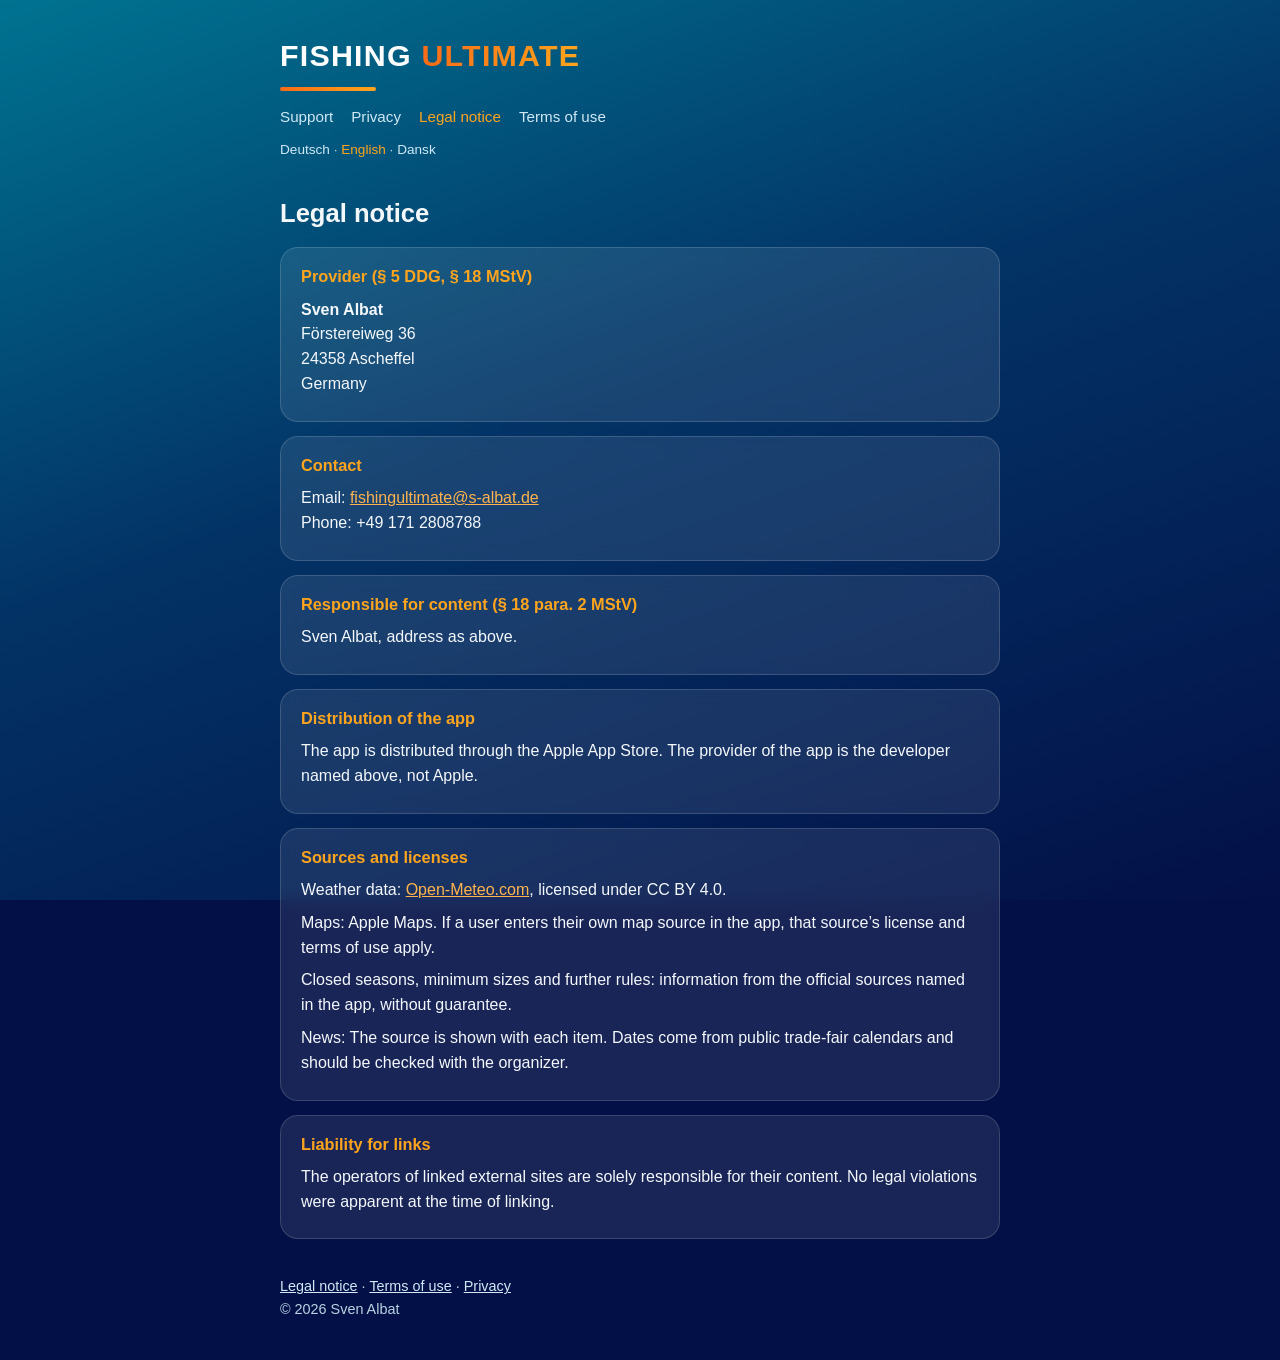
<file: en/legal-notice.html>
<!DOCTYPE html>
<html lang="en">
<head>
<meta charset="utf-8">
<meta name="viewport" content="width=device-width, initial-scale=1">
<title>Legal notice – Fishing Ultimate</title>
<meta name="description" content="Fishing Ultimate: fishing diary, spot map, weather and bite times for iPhone.">
<link rel="stylesheet" href="../style.css">
</head>
<body>
<header>
  <a class="brand" href="index.html">FISHING <span>ULTIMATE</span></a>
  <div class="line"></div>
  <nav>
    <a href="index.html">Support</a>
    <a href="privacy.html">Privacy</a>
    <a href="legal-notice.html" aria-current="page">Legal notice</a>
    <a href="terms.html">Terms of use</a>
  </nav>
  <div class="lang"><a href="../impressum.html" hreflang="de" lang="de">Deutsch</a> · <a href="legal-notice.html" hreflang="en" lang="en" aria-current="true">English</a> · <a href="../da/juridiske-oplysninger.html" hreflang="da" lang="da">Dansk</a></div>
</header>
<main>
<h1>Legal notice</h1>
<section class="card">
<h2>Provider (§ 5 DDG, § 18 MStV)</h2>

<p><strong>Sven Albat</strong><br>Förstereiweg 36<br>24358 Ascheffel<br>Germany</p>

</section>
<section class="card">
<h2>Contact</h2>

<p>Email: <a href="mailto:fishingultimate@s-albat.de">fishingultimate@s-albat.de</a><br>Phone: +49 171 2808788</p>

</section>
<section class="card">
<h2>Responsible for content (§ 18 para. 2 MStV)</h2>

<p>Sven Albat, address as above.</p>

</section>
<section class="card">
<h2>Distribution of the app</h2>

<p>The app is distributed through the Apple App Store. The provider of the app is the developer named above, not Apple.</p>

</section>
<section class="card">
<h2>Sources and licenses</h2>

<p>Weather data: <a href="https://open-meteo.com/">Open-Meteo.com</a>, licensed under CC BY 4.0.</p>
<p>Maps: Apple Maps. If a user enters their own map source in the app, that source’s license and terms of use apply.</p>
<p>Closed seasons, minimum sizes and further rules: information from the official sources named in the app, without guarantee.</p>
<p>News: The source is shown with each item. Dates come from public trade-fair calendars and should be checked with the organizer.</p>

</section>
<section class="card">
<h2>Liability for links</h2>

<p>The operators of linked external sites are solely responsible for their content. No legal violations were apparent at the time of linking.</p>

</section>

</main>
<footer>
  <a href="legal-notice.html">Legal notice</a> · <a href="terms.html">Terms of use</a> · <a href="privacy.html">Privacy</a><br>
  © 2026 Sven Albat
</footer>
</body>
</html>
</file>
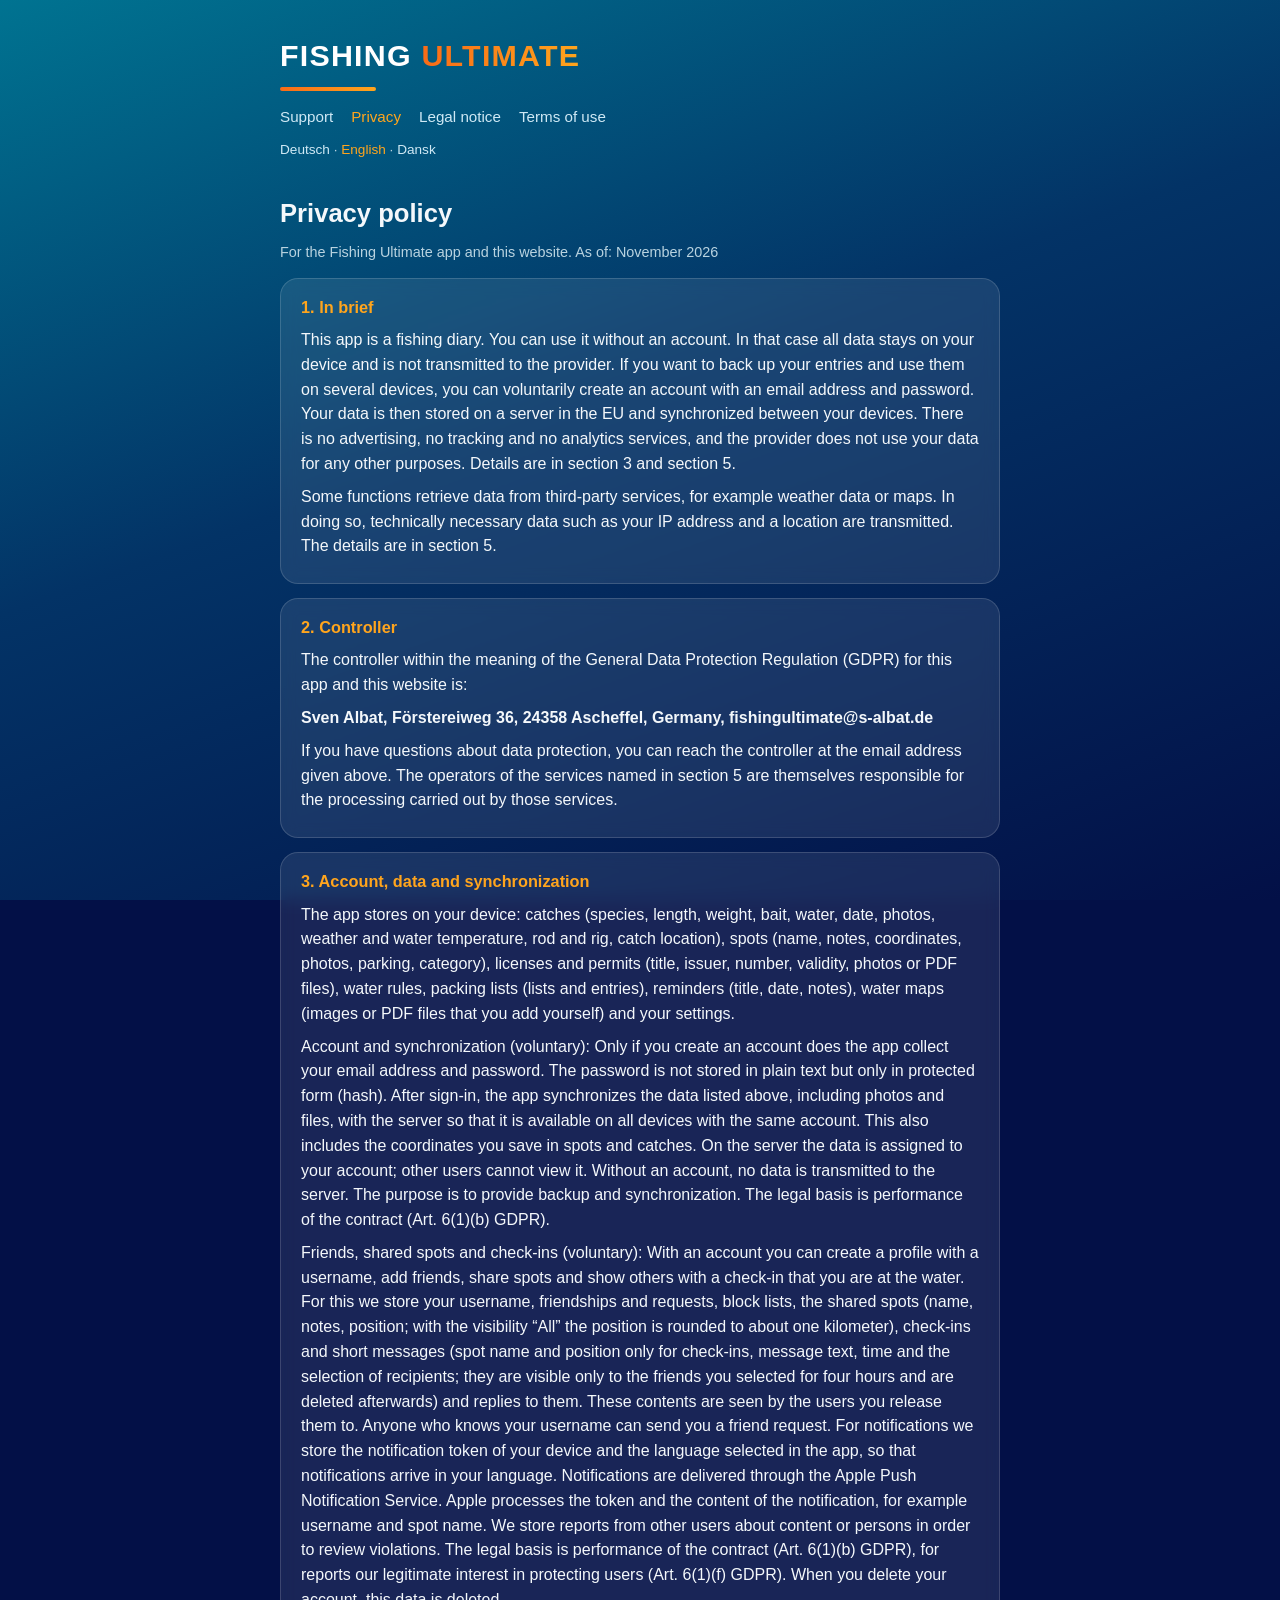
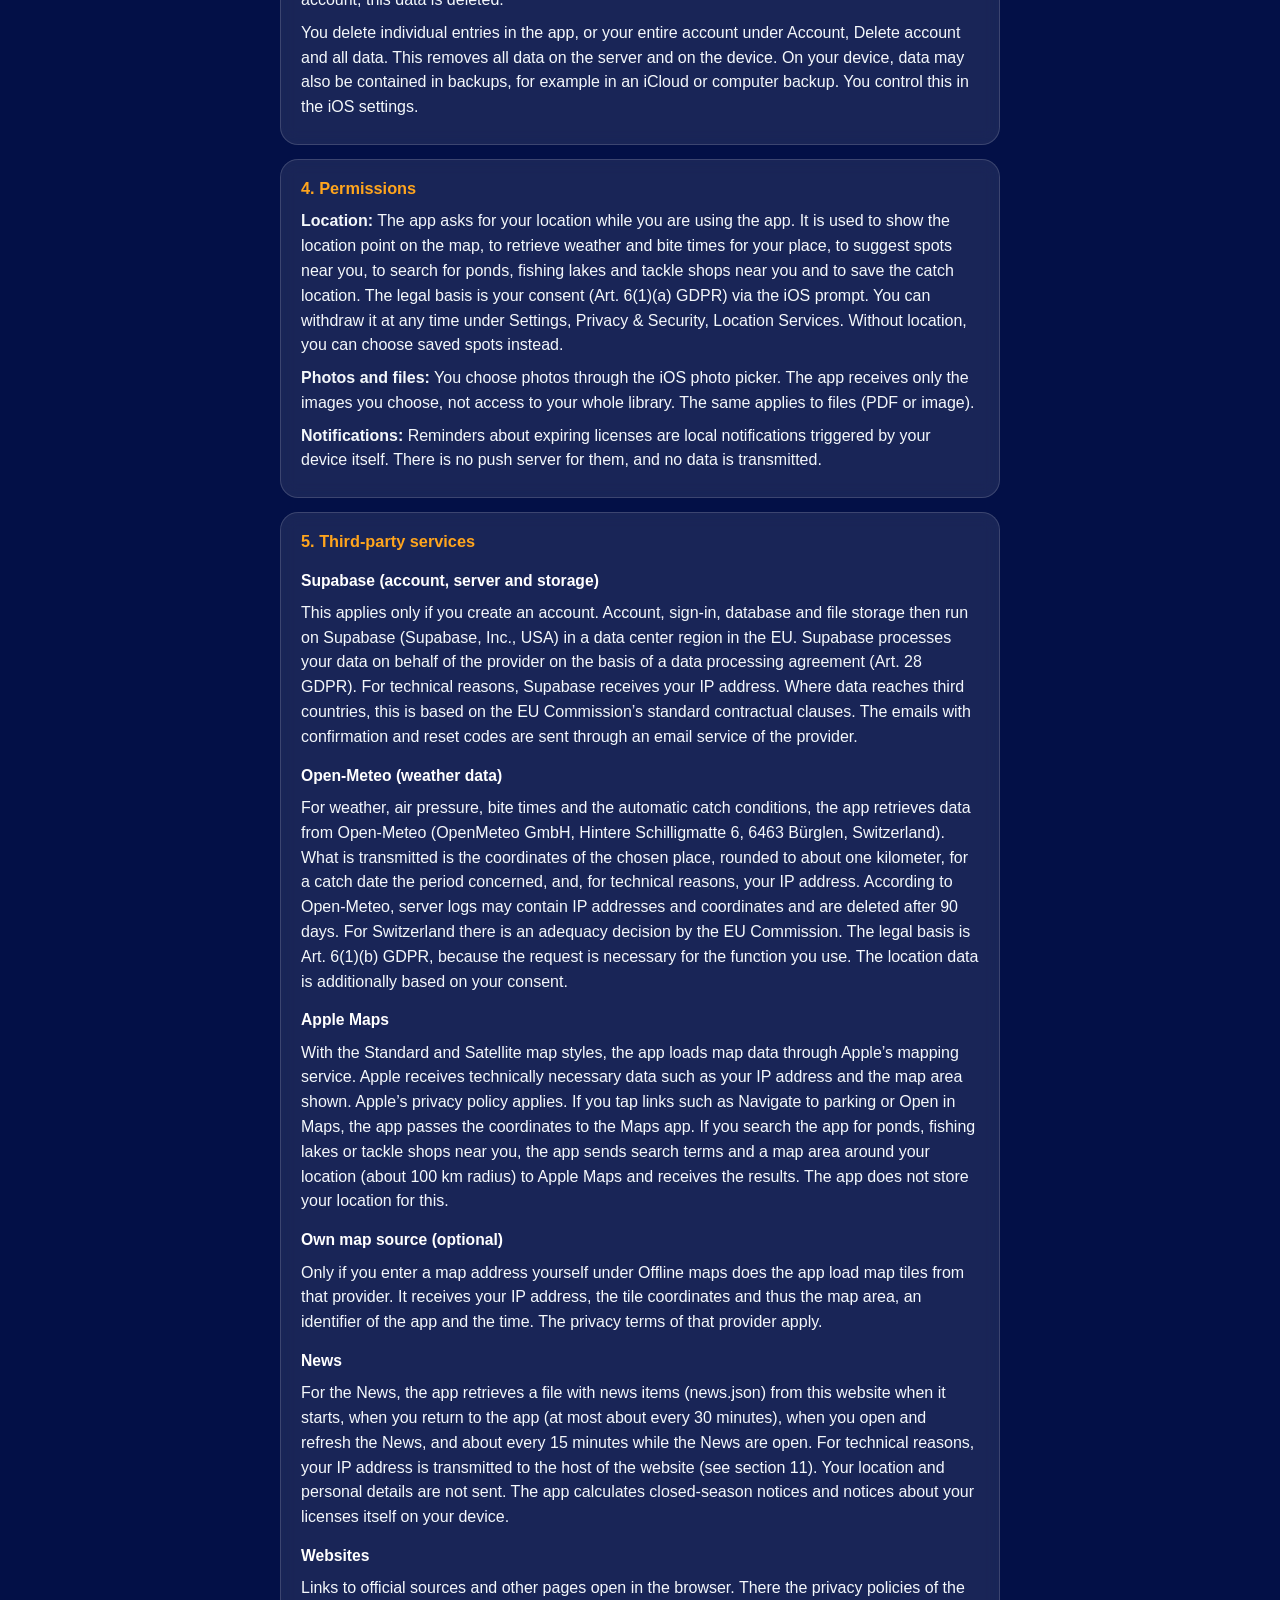
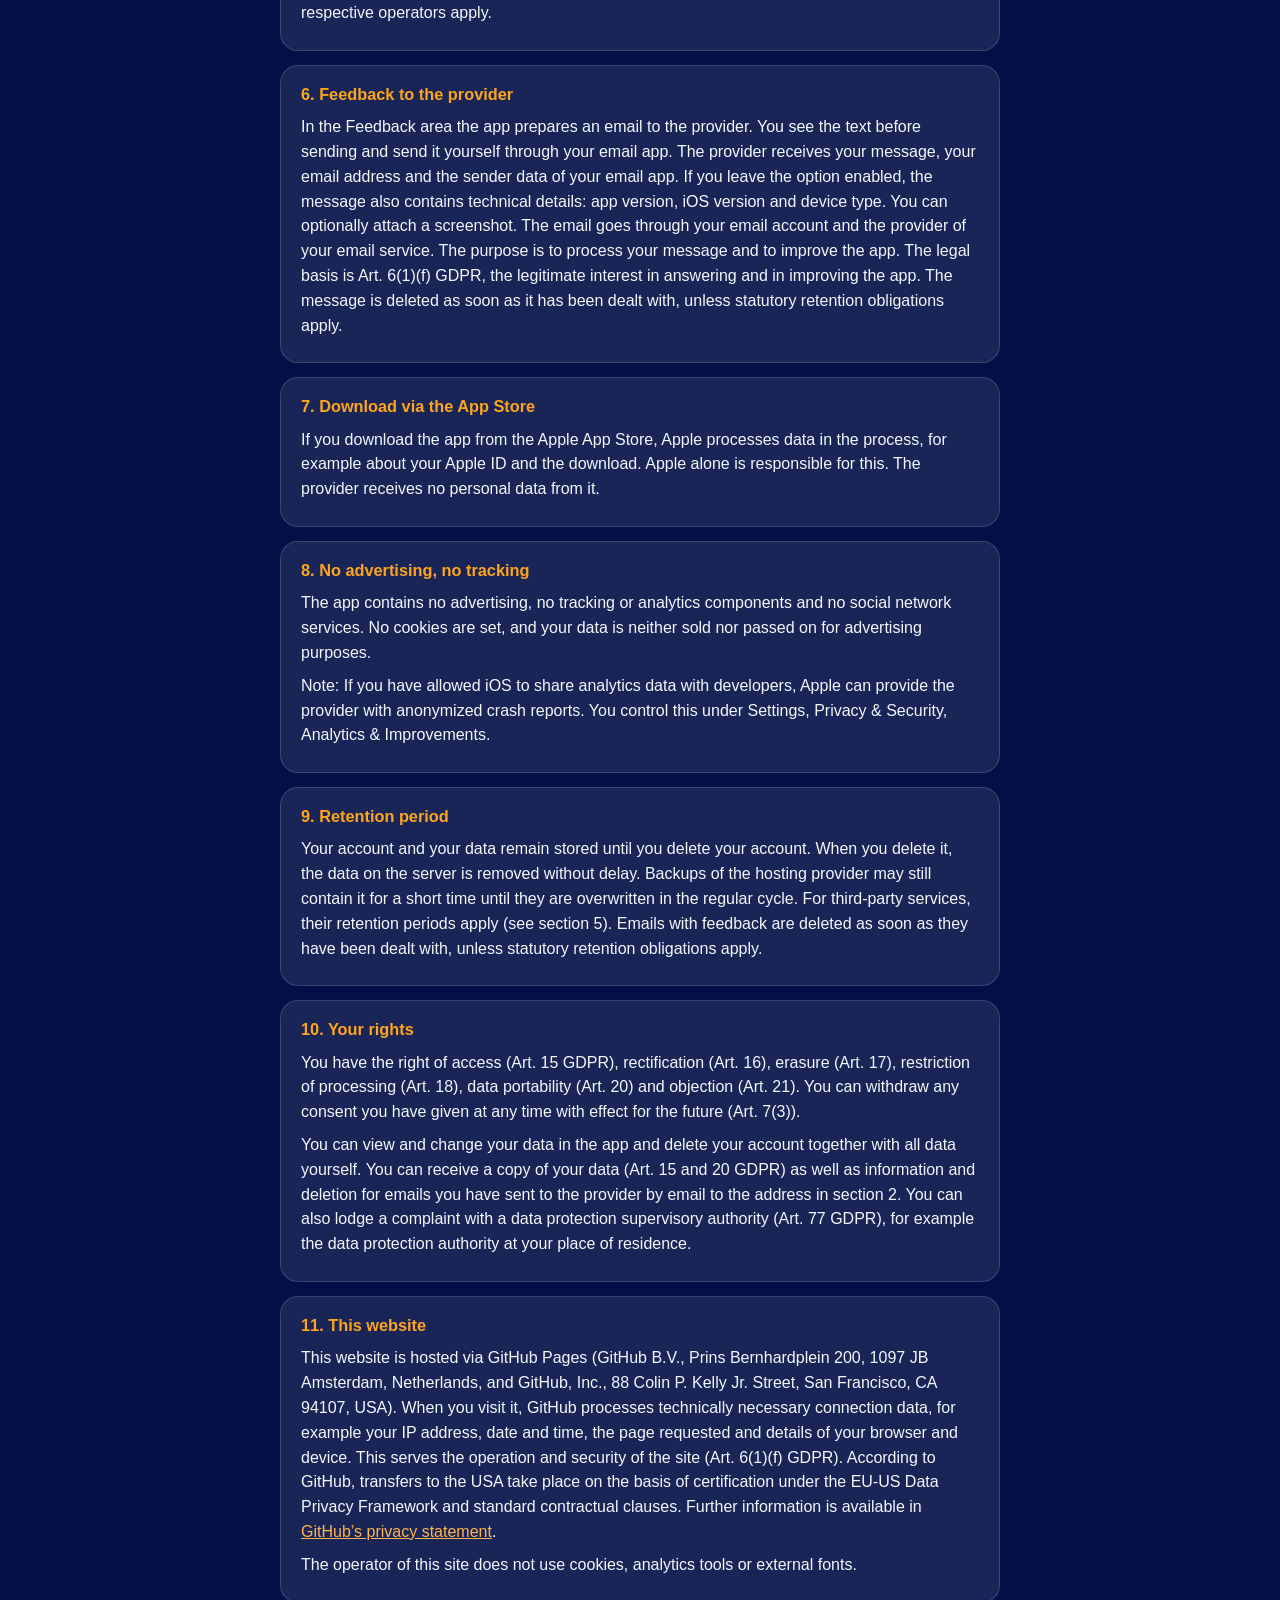
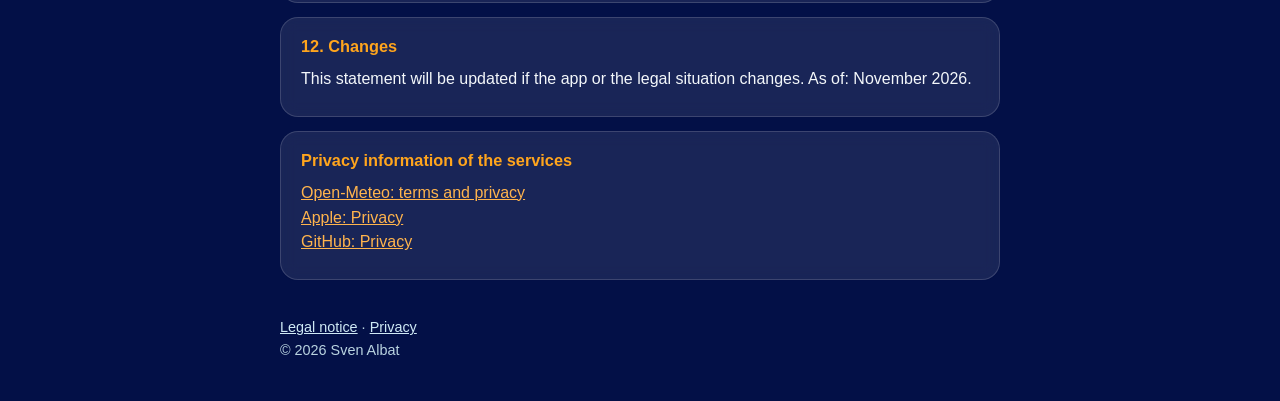
<file: en/privacy.html>
<!DOCTYPE html>
<html lang="en">
<head>
<meta charset="utf-8">
<meta name="viewport" content="width=device-width, initial-scale=1">
<title>Privacy – Fishing Ultimate</title>
<meta name="description" content="Fishing Ultimate: fishing diary, spot map, weather and bite times for iPhone.">
<link rel="stylesheet" href="../style.css">
</head>
<body>
<header>
  <a class="brand" href="index.html">FISHING <span>ULTIMATE</span></a>
  <div class="line"></div>
  <nav>
    <a href="index.html">Support</a>
    <a href="privacy.html" aria-current="page">Privacy</a>
    <a href="legal-notice.html">Legal notice</a>
    <a href="terms.html">Terms of use</a>
  </nav>
  <div class="lang"><a href="../datenschutz.html" hreflang="de" lang="de">Deutsch</a> · <a href="privacy.html" hreflang="en" lang="en" aria-current="true">English</a> · <a href="../da/privatliv.html" hreflang="da" lang="da">Dansk</a></div>
</header>
<main>
<h1>Privacy policy</h1>
<p class="muted">For the Fishing Ultimate app and this website. As of: November 2026</p>
<section class="card">
<h2>1. In brief</h2>

<p>This app is a fishing diary. You can use it without an account. In that case all data stays on your device and is not transmitted to the provider. If you want to back up your entries and use them on several devices, you can voluntarily create an account with an email address and password. Your data is then stored on a server in the EU and synchronized between your devices. There is no advertising, no tracking and no analytics services, and the provider does not use your data for any other purposes. Details are in section 3 and section 5.</p>
<p>Some functions retrieve data from third-party services, for example weather data or maps. In doing so, technically necessary data such as your IP address and a location are transmitted. The details are in section 5.</p>

</section>
<section class="card">
<h2>2. Controller</h2>

<p>The controller within the meaning of the General Data Protection Regulation (GDPR) for this app and this website is:</p>
<p><strong>Sven Albat, Förstereiweg 36, 24358 Ascheffel, Germany, fishingultimate@s-albat.de</strong></p>
<p>If you have questions about data protection, you can reach the controller at the email address given above. The operators of the services named in section 5 are themselves responsible for the processing carried out by those services.</p>

</section>
<section class="card">
<h2>3. Account, data and synchronization</h2>

<p>The app stores on your device: catches (species, length, weight, bait, water, date, photos, weather and water temperature, rod and rig, catch location), spots (name, notes, coordinates, photos, parking, category), licenses and permits (title, issuer, number, validity, photos or PDF files), water rules, packing lists (lists and entries), reminders (title, date, notes), water maps (images or PDF files that you add yourself) and your settings.</p>
<p>Account and synchronization (voluntary): Only if you create an account does the app collect your email address and password. The password is not stored in plain text but only in protected form (hash). After sign-in, the app synchronizes the data listed above, including photos and files, with the server so that it is available on all devices with the same account. This also includes the coordinates you save in spots and catches. On the server the data is assigned to your account; other users cannot view it. Without an account, no data is transmitted to the server. The purpose is to provide backup and synchronization. The legal basis is performance of the contract (Art. 6(1)(b) GDPR).</p>
<p>Friends, shared spots and check-ins (voluntary): With an account you can create a profile with a username, add friends, share spots and show others with a check-in that you are at the water. For this we store your username, friendships and requests, block lists, the shared spots (name, notes, position; with the visibility “All” the position is rounded to about one kilometer), check-ins and short messages (spot name and position only for check-ins, message text, time and the selection of recipients; they are visible only to the friends you selected for four hours and are deleted afterwards) and replies to them. These contents are seen by the users you release them to. Anyone who knows your username can send you a friend request. For notifications we store the notification token of your device and the language selected in the app, so that notifications arrive in your language. Notifications are delivered through the Apple Push Notification Service. Apple processes the token and the content of the notification, for example username and spot name. We store reports from other users about content or persons in order to review violations. The legal basis is performance of the contract (Art. 6(1)(b) GDPR), for reports our legitimate interest in protecting users (Art. 6(1)(f) GDPR). When you delete your account, this data is deleted.</p>
<p>You delete individual entries in the app, or your entire account under Account, Delete account and all data. This removes all data on the server and on the device. On your device, data may also be contained in backups, for example in an iCloud or computer backup. You control this in the iOS settings.</p>

</section>
<section class="card">
<h2>4. Permissions</h2>

<p><strong>Location:</strong> The app asks for your location while you are using the app. It is used to show the location point on the map, to retrieve weather and bite times for your place, to suggest spots near you, to search for ponds, fishing lakes and tackle shops near you and to save the catch location. The legal basis is your consent (Art. 6(1)(a) GDPR) via the iOS prompt. You can withdraw it at any time under Settings, Privacy &amp; Security, Location Services. Without location, you can choose saved spots instead.</p>
<p><strong>Photos and files:</strong> You choose photos through the iOS photo picker. The app receives only the images you choose, not access to your whole library. The same applies to files (PDF or image).</p>
<p><strong>Notifications:</strong> Reminders about expiring licenses are local notifications triggered by your device itself. There is no push server for them, and no data is transmitted.</p>

</section>
<section class="card">
<h2>5. Third-party services</h2>

<h3>Supabase (account, server and storage)</h3>
<p>This applies only if you create an account. Account, sign-in, database and file storage then run on Supabase (Supabase, Inc., USA) in a data center region in the EU. Supabase processes your data on behalf of the provider on the basis of a data processing agreement (Art. 28 GDPR). For technical reasons, Supabase receives your IP address. Where data reaches third countries, this is based on the EU Commission’s standard contractual clauses. The emails with confirmation and reset codes are sent through an email service of the provider.</p>
<h3>Open-Meteo (weather data)</h3>
<p>For weather, air pressure, bite times and the automatic catch conditions, the app retrieves data from Open-Meteo (OpenMeteo GmbH, Hintere Schilligmatte 6, 6463 Bürglen, Switzerland). What is transmitted is the coordinates of the chosen place, rounded to about one kilometer, for a catch date the period concerned, and, for technical reasons, your IP address. According to Open-Meteo, server logs may contain IP addresses and coordinates and are deleted after 90 days. For Switzerland there is an adequacy decision by the EU Commission. The legal basis is Art. 6(1)(b) GDPR, because the request is necessary for the function you use. The location data is additionally based on your consent.</p>
<h3>Apple Maps</h3>
<p>With the Standard and Satellite map styles, the app loads map data through Apple’s mapping service. Apple receives technically necessary data such as your IP address and the map area shown. Apple’s privacy policy applies. If you tap links such as Navigate to parking or Open in Maps, the app passes the coordinates to the Maps app. If you search the app for ponds, fishing lakes or tackle shops near you, the app sends search terms and a map area around your location (about 100 km radius) to Apple Maps and receives the results. The app does not store your location for this.</p>
<h3>Own map source (optional)</h3>
<p>Only if you enter a map address yourself under Offline maps does the app load map tiles from that provider. It receives your IP address, the tile coordinates and thus the map area, an identifier of the app and the time. The privacy terms of that provider apply.</p>
<h3>News</h3>
<p>For the News, the app retrieves a file with news items (news.json) from this website when it starts, when you return to the app (at most about every 30 minutes), when you open and refresh the News, and about every 15 minutes while the News are open. For technical reasons, your IP address is transmitted to the host of the website (see section 11). Your location and personal details are not sent. The app calculates closed-season notices and notices about your licenses itself on your device.</p>
<h3>Websites</h3>
<p>Links to official sources and other pages open in the browser. There the privacy policies of the respective operators apply.</p>

</section>
<section class="card">
<h2>6. Feedback to the provider</h2>
<p>In the Feedback area the app prepares an email to the provider. You see the text before sending and send it yourself through your email app. The provider receives your message, your email address and the sender data of your email app. If you leave the option enabled, the message also contains technical details: app version, iOS version and device type. You can optionally attach a screenshot. The email goes through your email account and the provider of your email service. The purpose is to process your message and to improve the app. The legal basis is Art. 6(1)(f) GDPR, the legitimate interest in answering and in improving the app. The message is deleted as soon as it has been dealt with, unless statutory retention obligations apply.</p>
</section>
<section class="card">
<h2>7. Download via the App Store</h2>

<p>If you download the app from the Apple App Store, Apple processes data in the process, for example about your Apple ID and the download. Apple alone is responsible for this. The provider receives no personal data from it.</p>

</section>
<section class="card">
<h2>8. No advertising, no tracking</h2>

<p>The app contains no advertising, no tracking or analytics components and no social network services. No cookies are set, and your data is neither sold nor passed on for advertising purposes.</p>
<p>Note: If you have allowed iOS to share analytics data with developers, Apple can provide the provider with anonymized crash reports. You control this under Settings, Privacy &amp; Security, Analytics &amp; Improvements.</p>

</section>
<section class="card">
<h2>9. Retention period</h2>

<p>Your account and your data remain stored until you delete your account. When you delete it, the data on the server is removed without delay. Backups of the hosting provider may still contain it for a short time until they are overwritten in the regular cycle. For third-party services, their retention periods apply (see section 5). Emails with feedback are deleted as soon as they have been dealt with, unless statutory retention obligations apply.</p>

</section>
<section class="card">
<h2>10. Your rights</h2>

<p>You have the right of access (Art. 15 GDPR), rectification (Art. 16), erasure (Art. 17), restriction of processing (Art. 18), data portability (Art. 20) and objection (Art. 21). You can withdraw any consent you have given at any time with effect for the future (Art. 7(3)).</p>
<p>You can view and change your data in the app and delete your account together with all data yourself. You can receive a copy of your data (Art. 15 and 20 GDPR) as well as information and deletion for emails you have sent to the provider by email to the address in section 2. You can also lodge a complaint with a data protection supervisory authority (Art. 77 GDPR), for example the data protection authority at your place of residence.</p>

</section>
<section class="card">
<h2>11. This website</h2>

<p>This website is hosted via GitHub Pages (GitHub B.V., Prins Bernhardplein 200, 1097 JB Amsterdam, Netherlands, and GitHub, Inc., 88 Colin P. Kelly Jr. Street, San Francisco, CA 94107, USA). When you visit it, GitHub processes technically necessary connection data, for example your IP address, date and time, the page requested and details of your browser and device. This serves the operation and security of the site (Art. 6(1)(f) GDPR). According to GitHub, transfers to the USA take place on the basis of certification under the EU-US Data Privacy Framework and standard contractual clauses. Further information is available in <a href="https://docs.github.com/en/site-policy/privacy-policies/github-general-privacy-statement">GitHub’s privacy statement</a>.</p>
<p>The operator of this site does not use cookies, analytics tools or external fonts.</p>

</section>
<section class="card">
<h2>12. Changes</h2>

<p>This statement will be updated if the app or the legal situation changes. As of: November 2026.</p>

</section>
<section class="card">
<h2>Privacy information of the services</h2>

<p><a href="https://open-meteo.com/en/terms">Open-Meteo: terms and privacy</a><br>
<a href="https://www.apple.com/legal/privacy/en-ww/">Apple: Privacy</a><br>
<a href="https://docs.github.com/en/site-policy/privacy-policies/github-general-privacy-statement">GitHub: Privacy</a></p>

</section>

</main>
<footer>
  <a href="legal-notice.html">Legal notice</a> · <a href="privacy.html">Privacy</a><br>
  © 2026 Sven Albat
</footer>
</body>
</html>
</file>
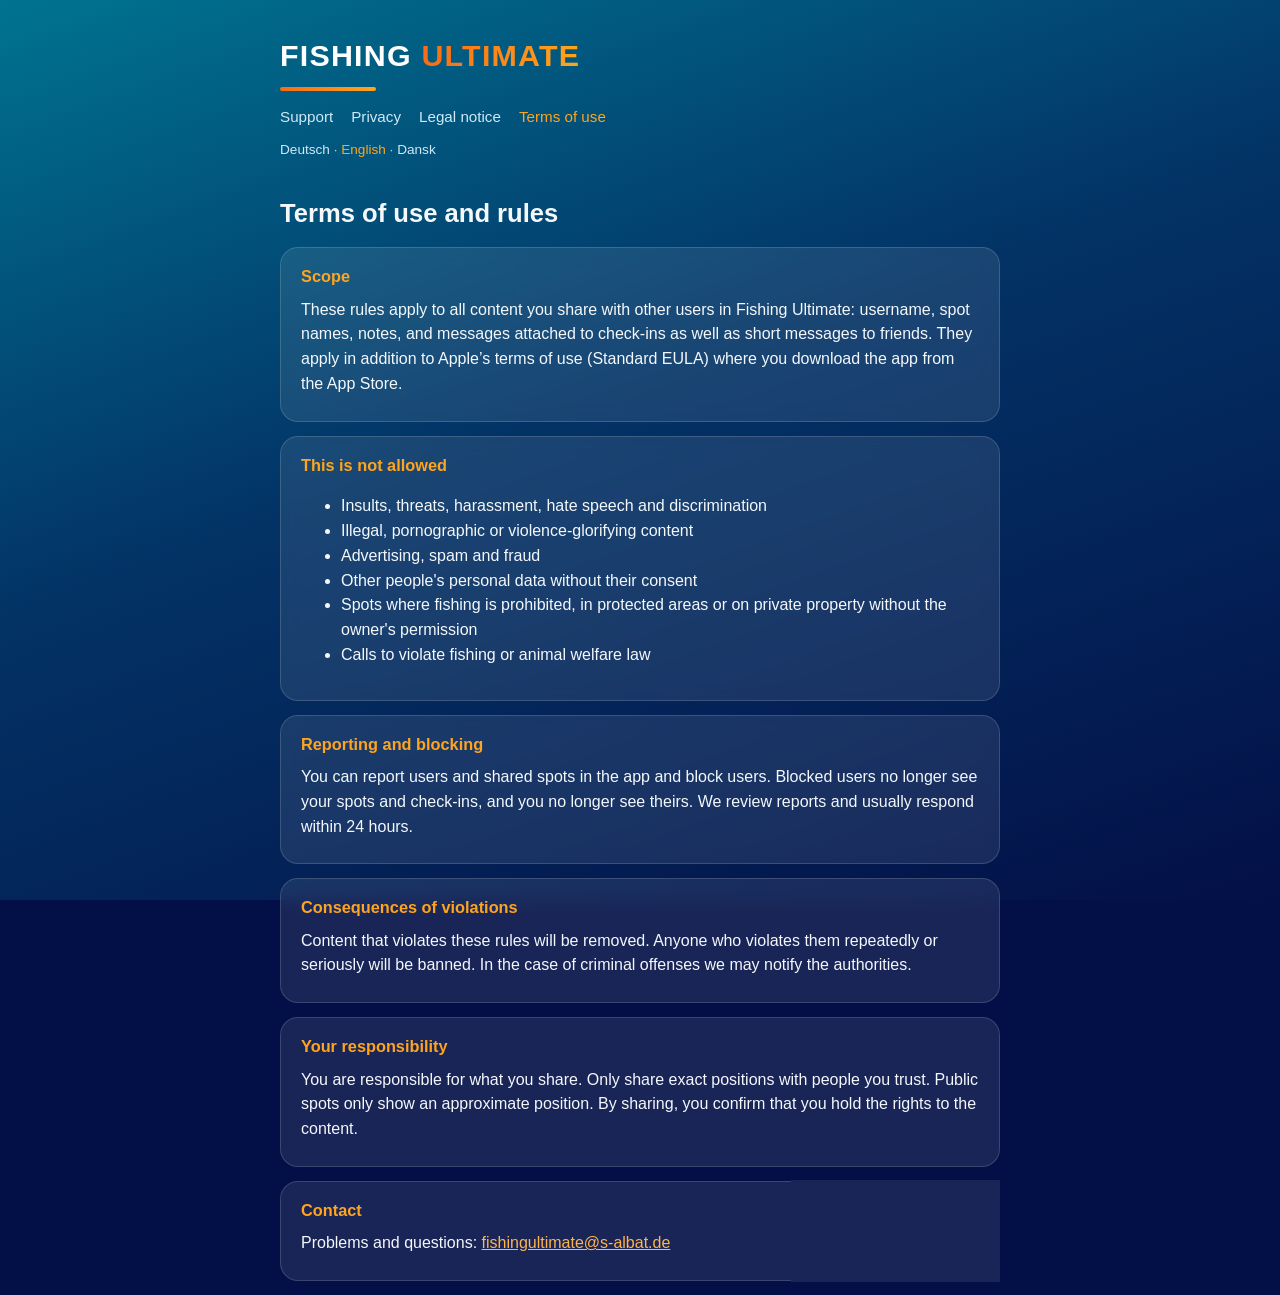
<file: en/terms.html>
<!DOCTYPE html>
<html lang="en">
<head>
<meta charset="utf-8">
<meta name="viewport" content="width=device-width, initial-scale=1">
<title>Terms of use – Fishing Ultimate</title>
<meta name="description" content="Fishing Ultimate: fishing diary, spot map, weather and bite times for iPhone.">
<link rel="stylesheet" href="../style.css">
</head>
<body>
<header>
  <a class="brand" href="index.html">FISHING <span>ULTIMATE</span></a>
  <div class="line"></div>
  <nav>
    <a href="index.html">Support</a>
    <a href="privacy.html">Privacy</a>
    <a href="legal-notice.html">Legal notice</a>
    <a href="terms.html" aria-current="page">Terms of use</a>
  </nav>
  <div class="lang"><a href="../nutzungsbedingungen.html" hreflang="de" lang="de">Deutsch</a> · <a href="terms.html" hreflang="en" lang="en" aria-current="true">English</a> · <a href="../da/brugsvilkaar.html" hreflang="da" lang="da">Dansk</a></div>
</header>
<main>
<h1>Terms of use and rules</h1>
<section class="card">
<h2>Scope</h2>
<p>These rules apply to all content you share with other users in Fishing Ultimate: username, spot names, notes, and messages attached to check-ins as well as short messages to friends. They apply in addition to Apple’s terms of use (Standard EULA) where you download the app from the App Store.</p>
</section>
<section class="card">
<h2>This is not allowed</h2>
<ul>
<li>Insults, threats, harassment, hate speech and discrimination</li>
<li>Illegal, pornographic or violence-glorifying content</li>
<li>Advertising, spam and fraud</li>
<li>Other people's personal data without their consent</li>
<li>Spots where fishing is prohibited, in protected areas or on private property without the owner's permission</li>
<li>Calls to violate fishing or animal welfare law</li>
</ul>
</section>
<section class="card">
<h2>Reporting and blocking</h2>
<p>You can report users and shared spots in the app and block users. Blocked users no longer see your spots and check-ins, and you no longer see theirs. We review reports and usually respond within 24 hours.</p>
</section>
<section class="card">
<h2>Consequences of violations</h2>
<p>Content that violates these rules will be removed. Anyone who violates them repeatedly or seriously will be banned. In the case of criminal offenses we may notify the authorities.</p>
</section>
<section class="card">
<h2>Your responsibility</h2>
<p>You are responsible for what you share. Only share exact positions with people you trust. Public spots only show an approximate position. By sharing, you confirm that you hold the rights to the content.</p>
</section>
<section class="card">
<h2>Contact</h2>
<p>Problems and questions: <a href="mailto:fishingultimate@s-albat.de">fishingultimate@s-albat.de</a></p>
</section>
</main>
</body>
</html>
</file>
<file: style.css>
:root { color-scheme: dark; }
* { box-sizing: border-box; }
body {
  margin: 0;
  font-family: -apple-system, BlinkMacSystemFont, "Segoe UI", Roboto, Helvetica, Arial, sans-serif;
  line-height: 1.55;
  color: #f4f8fb;
  background: #031047;
  background-image: linear-gradient(160deg, #007391 0%, #033366 45%, #031047 100%);
  background-attachment: fixed;
  min-height: 100vh;
}
header, main, footer { max-width: 760px; margin: 0 auto; padding: 0 20px; }
header { padding-top: 32px; padding-bottom: 8px; }
header .brand { font-size: 1.9rem; font-weight: 800; letter-spacing: .04em; text-decoration: none; color: #fff; }
header .brand span { background: linear-gradient(90deg, #f96b17, #ffa51d); -webkit-background-clip: text; background-clip: text; color: transparent; }
header .line { width: 96px; height: 4px; border-radius: 2px; margin-top: 8px; background: linear-gradient(90deg, #f96b17, #ffa51d); }
nav { margin-top: 14px; display: flex; flex-wrap: wrap; gap: 6px 18px; font-size: .95rem; }
nav a { color: #cfe9f5; text-decoration: none; }
nav a[aria-current="page"], nav a:hover { color: #ffa51d; }
h1 { font-size: 1.6rem; margin: 26px 0 6px; }
.card {
  background: rgba(255, 255, 255, .09);
  border: 1px solid rgba(255, 255, 255, .15);
  border-radius: 18px;
  padding: 16px 20px;
  margin: 14px 0;
  backdrop-filter: blur(8px);
}
.card h2 { font-size: 1.02rem; margin: 0 0 8px; color: #ffa51d; }
.card h3 { font-size: .98rem; margin: 14px 0 4px; color: #fff; }
p { margin: 8px 0; }
a { color: #ffb44d; }
.muted { color: #b9d3e0; font-size: .9rem; }
footer { padding-top: 22px; padding-bottom: 40px; color: #b9d3e0; font-size: .9rem; }
footer a { color: #cfe9f5; }
.lang { margin-top: 10px; font-size: .85rem; color: #b9d3e0; }
.lang a { color: #cfe9f5; text-decoration: none; }
.lang a[aria-current="true"], .lang a:hover { color: #ffa51d; }
</file>
